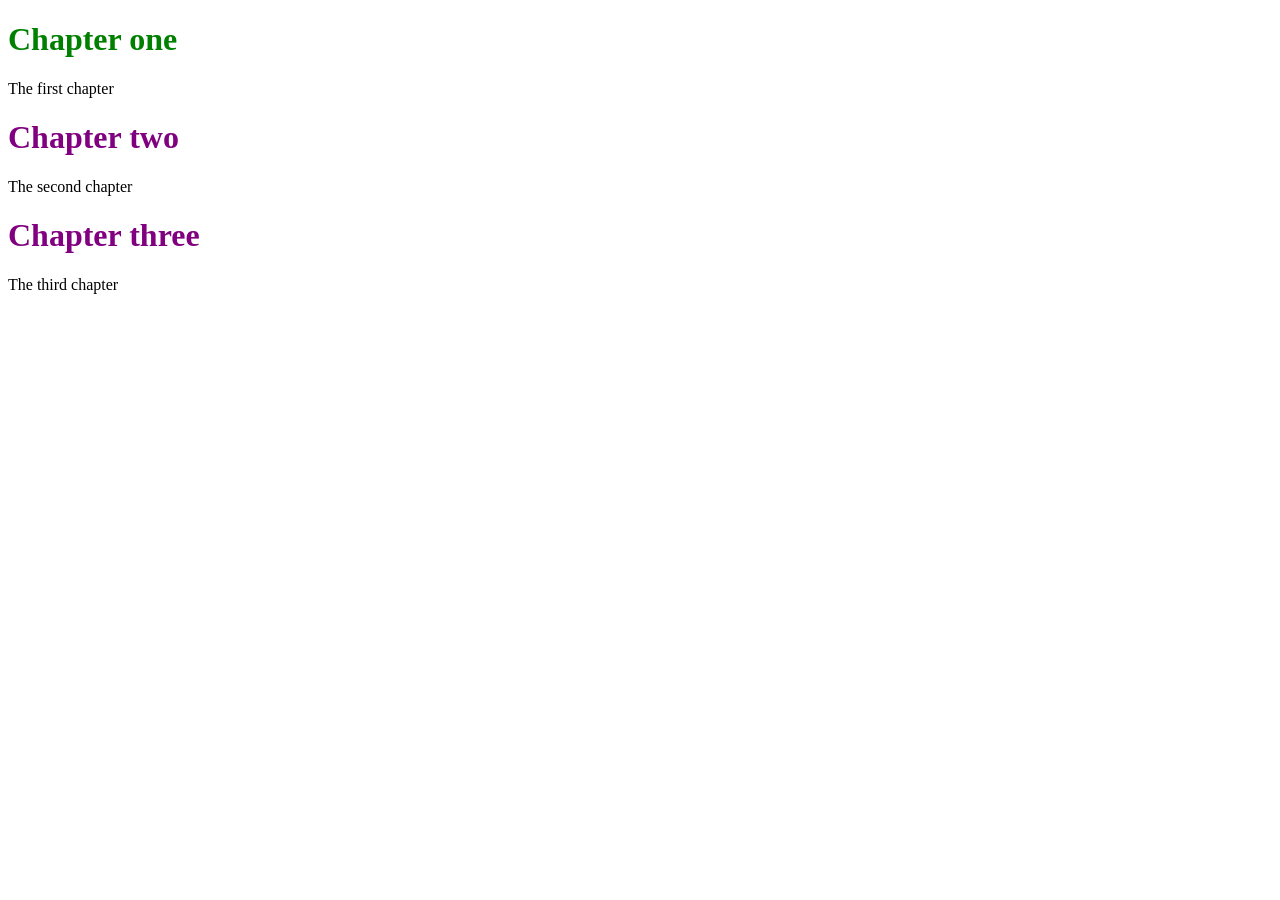
<file: Meta Backend Developer/Intro to Backend Development/Misc/index.html>
<!DOCTYPE html>
<html>
    <head>
        <title> A simple web application </title>
        <link rel="stylesheet" href="style.css" />
    </head>
    <body>
        <h1 id="header1">Chapter one</h1>
        <p>The first chapter</p>
        <h1>Chapter two</h1>
        <p>The second chapter</p>
        <h1>Chapter three</h1>
        <p>The third chapter</p>
        
    </body>
</html>
</file>
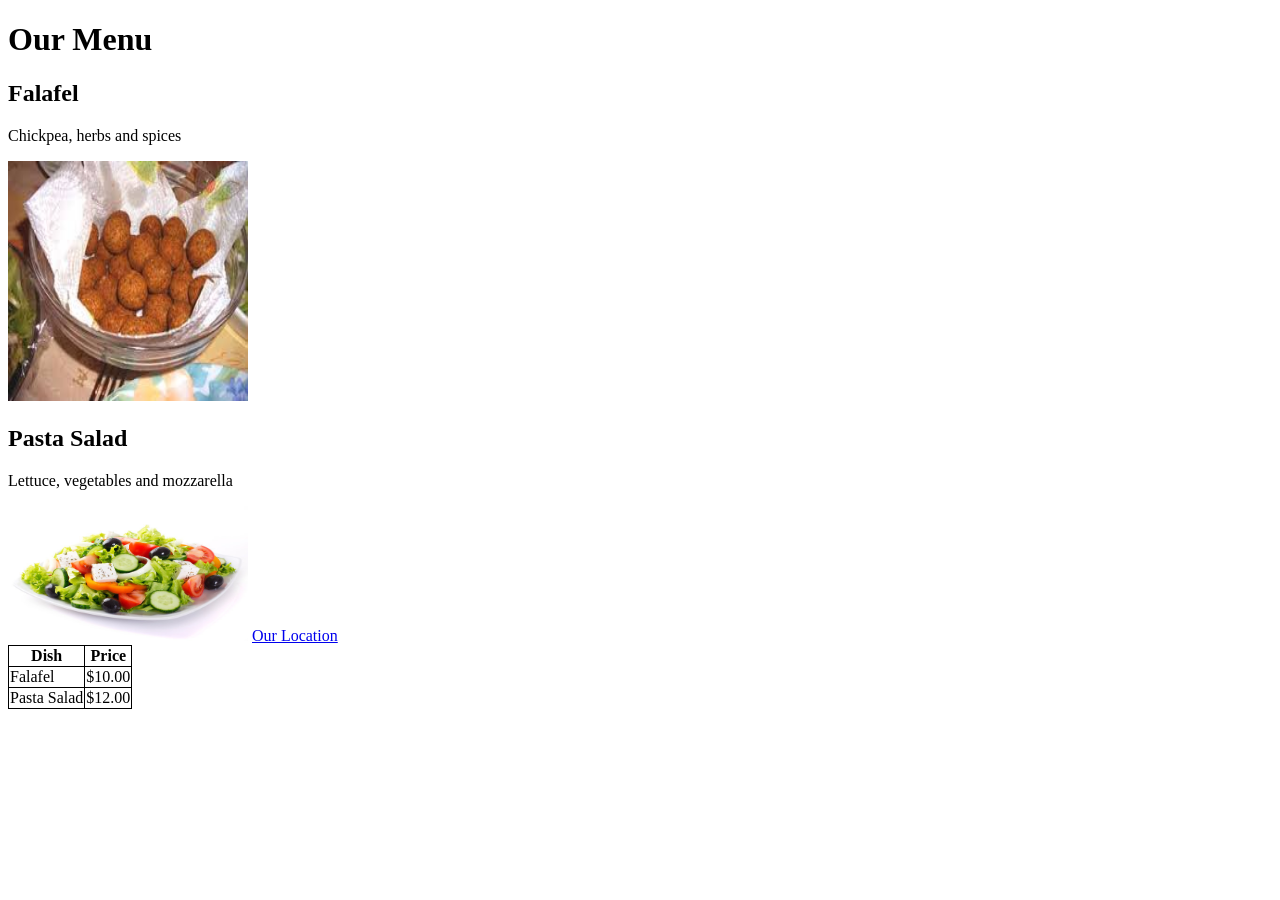
<file: Meta Backend Developer/Intro to Backend Development/Module 2/index.html>
<!DOCTYPE html>
<html>
    <head>
        <title>Little Lemo</title>
    </head>
    <body>
        <h1> Our Menu </h1>

        <h2> Falafel </h2>
        <p>Chickpea, herbs and spices</p>
        <img src="falafel.jpeg" width="240px" height="240px"/>
        
        <h2> Pasta Salad</h2>
        <p>Lettuce, vegetables and mozzarella</p>
        <img src="salad.jpg" width="240px" height="135px"/>

        <a href="location.html">Our Location</a>
        <style>
            table, th, td {
                border: 1px solid black;
                border-collapse: collapse;
            }
        </style>

        <table>
            <tr>
                <th>Dish</th>
                <th>Price</th>
                
            </tr>
            <tr>
                <td>Falafel</td>
                <td>$10.00</td>
            </tr>
            <tr>
                <td>Pasta Salad</td>
                <td>$12.00</td>
            </tr>
        </table>

    </body>
</html>
</file>
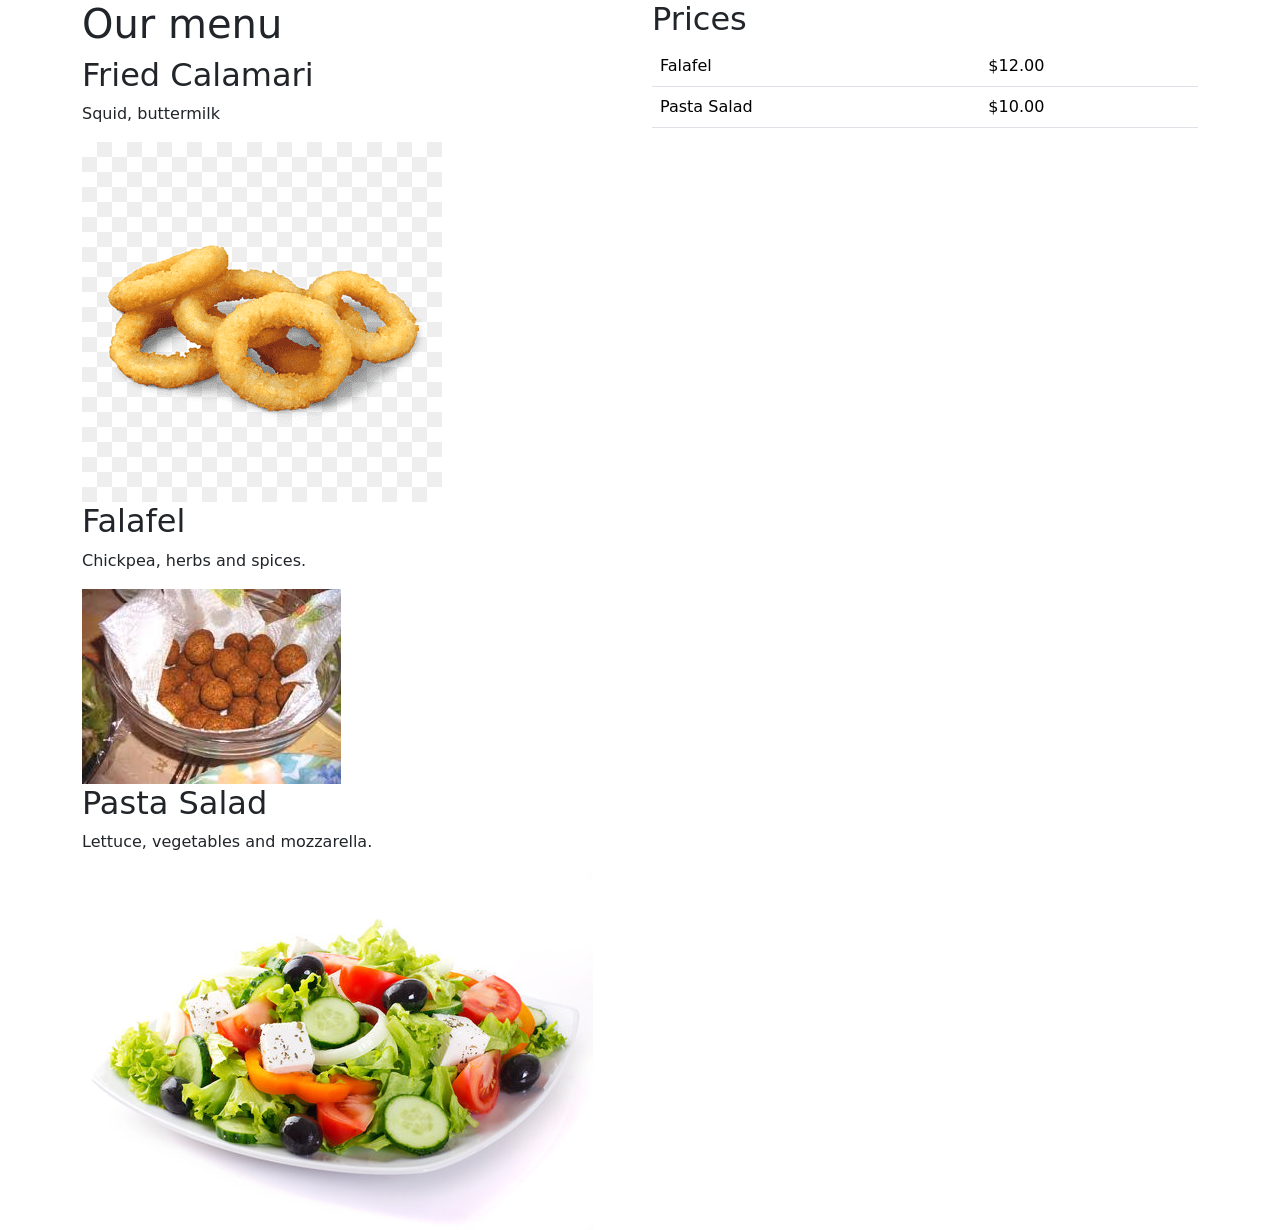
<file: Meta Backend Developer/Intro to Backend Development/Module 3/index.html>
<!DOCTYPE html>
<html>

<head>
    <title>Little Lemon</title>
    <link href="https://cdn.jsdelivr.net/npm/bootstrap@5.3.3/dist/css/bootstrap.min.css" rel="stylesheet"
        integrity="sha384-QWTKZyjpPEjISv5WaRU9OFeRpok6YctnYmDr5pNlyT2bRjXh0JMhjY6hW+ALEwIH" crossorigin="anonymous">
</head>

<body>
    <div class="container">
        <div class="row">
            <div class="col-12 col-lg-6">
                <h1>Our menu</h1>
                <h2>
                    Fried Calamari
                </h2>
                <p>Squid, buttermilk</p>
                <img src="calamari.png" class="img-fluid"/>
                <h2>Falafel</h2>
                <p>Chickpea, herbs and spices.</p>
                <img src="falafel.jpeg" alt="image of falafel" class="img-fluid" />
                <h2>Pasta Salad</h2>
                <p>Lettuce, vegetables and mozzarella.</p>
                <img class="img-fluid" src="salad.jpg" alt="image of salad" />
            </div>
            <div class="col-12 col-lg-6">
                <h2>Prices</h2>
                <table class="table">
                    <tr>
                        <td>Falafel</td>
                        <td>$12.00</td>
                    </tr>
                    <tr>
                        <td>Pasta Salad</td>
                        <td>$10.00</td>
                    </tr>
                </table>
            </div>
        </div>
    </div>
    <script src="https://cdn.jsdelivr.net/npm/bootstrap@5.3.3/dist/js/bootstrap.bundle.min.js"
        integrity="sha384-YvpcrYf0tY3lHB60NNkmXc5s9fDVZLESaAA55NDzOxhy9GkcIdslK1eN7N6jIeHz"
        crossorigin="anonymous"></script>
</body>

</html>
</file>
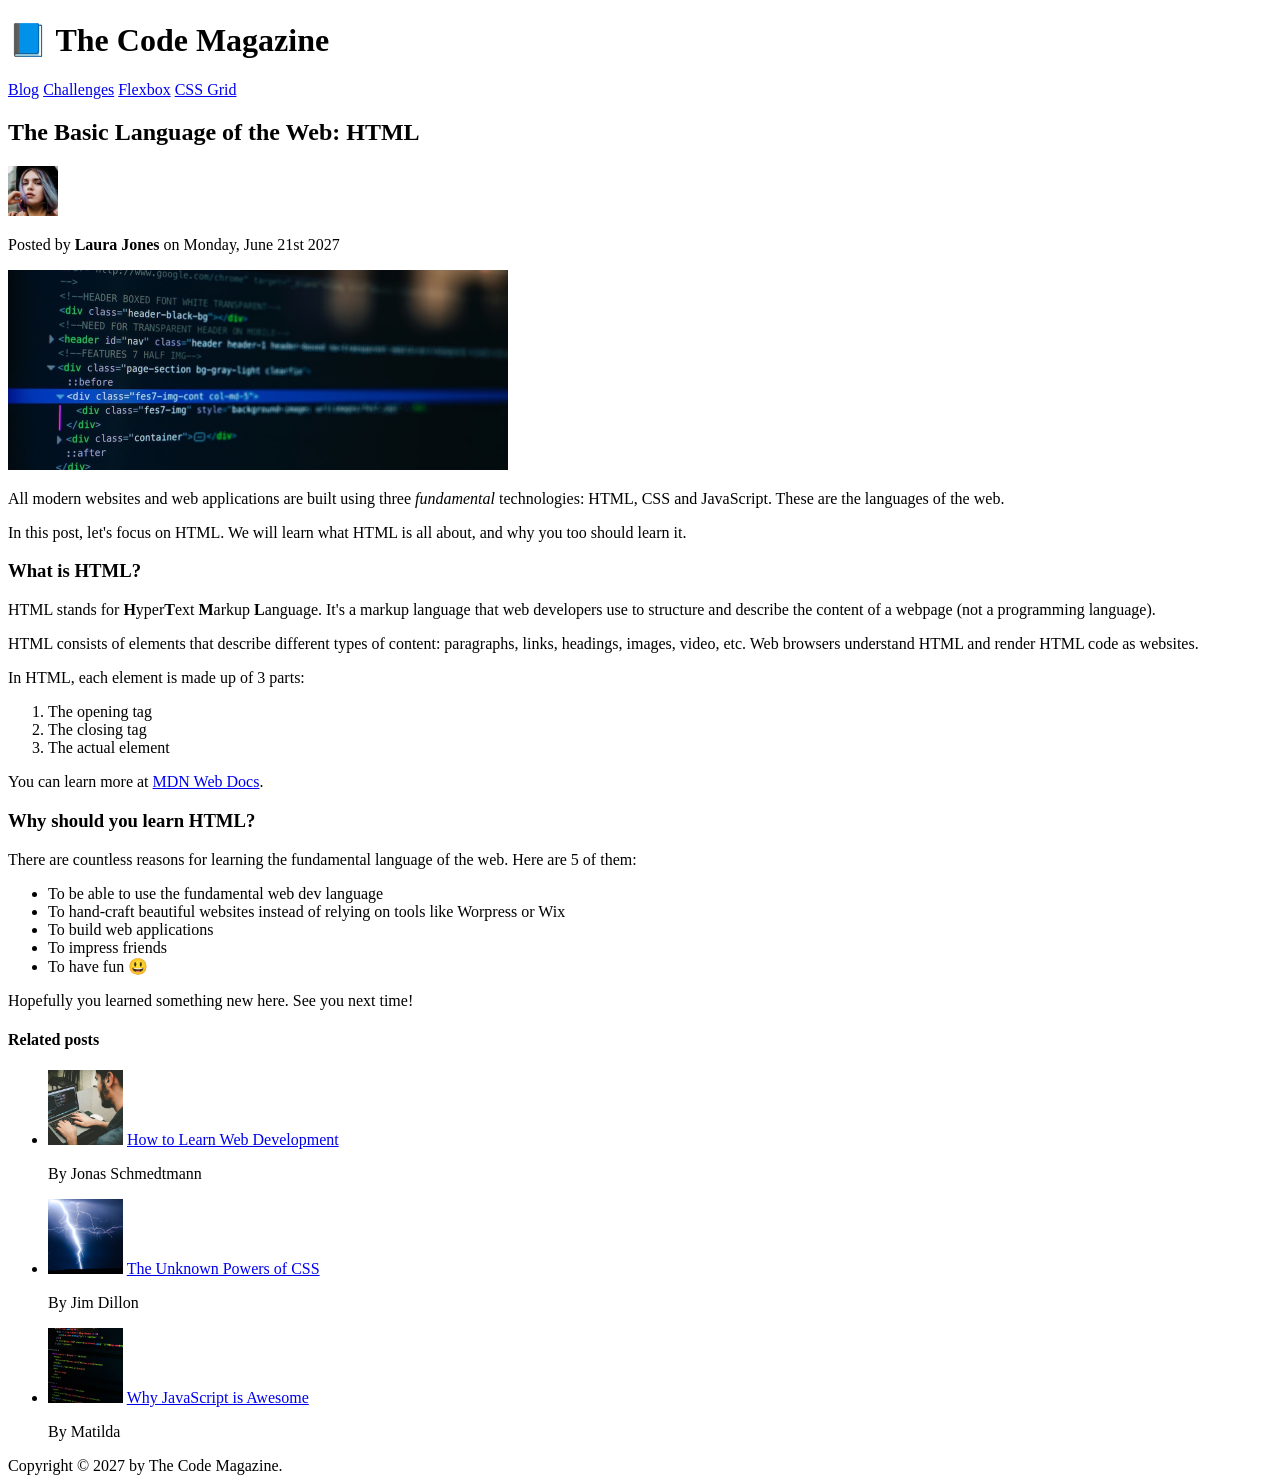
<file: Udemy/html-css-course-master/final/02-HTML-Fundamentals/index.html>
<!DOCTYPE html>
<html lang="en">
  <head>
    <meta charset="UTF-8" />
    <title>The Basic Language of the Web: HTML</title>
  </head>

  <body>
    <!--
    <h1>The Basic Language of the Web: HTML</h1>
    <h2>The Basic Language of the Web: HTML</h2>
    <h3>The Basic Language of the Web: HTML</h3>
    <h4>The Basic Language of the Web: HTML</h4>
    <h5>The Basic Language of the Web: HTML</h5>
    <h6>The Basic Language of the Web: HTML</h6>
    -->

    <header>
      <h1>📘 The Code Magazine</h1>

      <nav>
        <a href="blog.html">Blog</a>
        <a href="#">Challenges</a>
        <a href="#">Flexbox</a>
        <a href="#">CSS Grid</a>
      </nav>
    </header>

    <article>
      <header>
        <h2>The Basic Language of the Web: HTML</h2>

        <img
          src="img/laura-jones.jpg"
          alt="Headshot of Laura Jones"
          height="50"
          width="50"
        />

        <p>Posted by <strong>Laura Jones</strong> on Monday, June 21st 2027</p>

        <img
          src="img/post-img.jpg"
          alt="HTML code on a screen"
          width="500"
          height="200"
        />
      </header>

      <p>
        All modern websites and web applications are built using three
        <em>fundamental</em>
        technologies: HTML, CSS and JavaScript. These are the languages of the
        web.
      </p>

      <p>
        In this post, let's focus on HTML. We will learn what HTML is all about,
        and why you too should learn it.
      </p>

      <h3>What is HTML?</h3>
      <p>
        HTML stands for <strong>H</strong>yper<strong>T</strong>ext
        <strong>M</strong>arkup <strong>L</strong>anguage. It's a markup
        language that web developers use to structure and describe the content
        of a webpage (not a programming language).
      </p>
      <p>
        HTML consists of elements that describe different types of content:
        paragraphs, links, headings, images, video, etc. Web browsers understand
        HTML and render HTML code as websites.
      </p>
      <p>In HTML, each element is made up of 3 parts:</p>

      <ol>
        <li>The opening tag</li>
        <li>The closing tag</li>
        <li>The actual element</li>
      </ol>

      <p>
        You can learn more at
        <a
          href="https://developer.mozilla.org/en-US/docs/Web/HTML"
          target="_blank"
          >MDN Web Docs</a
        >.
      </p>

      <h3>Why should you learn HTML?</h3>

      <p>
        There are countless reasons for learning the fundamental language of the
        web. Here are 5 of them:
      </p>

      <ul>
        <li>To be able to use the fundamental web dev language</li>
        <li>
          To hand-craft beautiful websites instead of relying on tools like
          Worpress or Wix
        </li>
        <li>To build web applications</li>
        <li>To impress friends</li>
        <li>To have fun 😃</li>
      </ul>

      <p>Hopefully you learned something new here. See you next time!</p>
    </article>

    <aside>
      <h4>Related posts</h4>

      <ul>
        <li>
          <img
            src="img/related-1.jpg"
            alt="Person programming"
            width="75"
            width="75"
          />
          <a href="#">How to Learn Web Development</a>
          <p>By Jonas Schmedtmann</p>
        </li>
        <li>
          <img src="img/related-2.jpg" alt="Lightning" width="75" heigth="75" />
          <a href="#">The Unknown Powers of CSS</a>
          <p>By Jim Dillon</p>
        </li>
        <li>
          <img
            src="img/related-3.jpg"
            alt="JavaScript code on a screen"
            width="75"
            height="75"
          />
          <a href="#">Why JavaScript is Awesome</a>
          <p>By Matilda</p>
        </li>
      </ul>
    </aside>

    <footer>Copyright &copy; 2027 by The Code Magazine.</footer>
  </body>
</html>
</file>
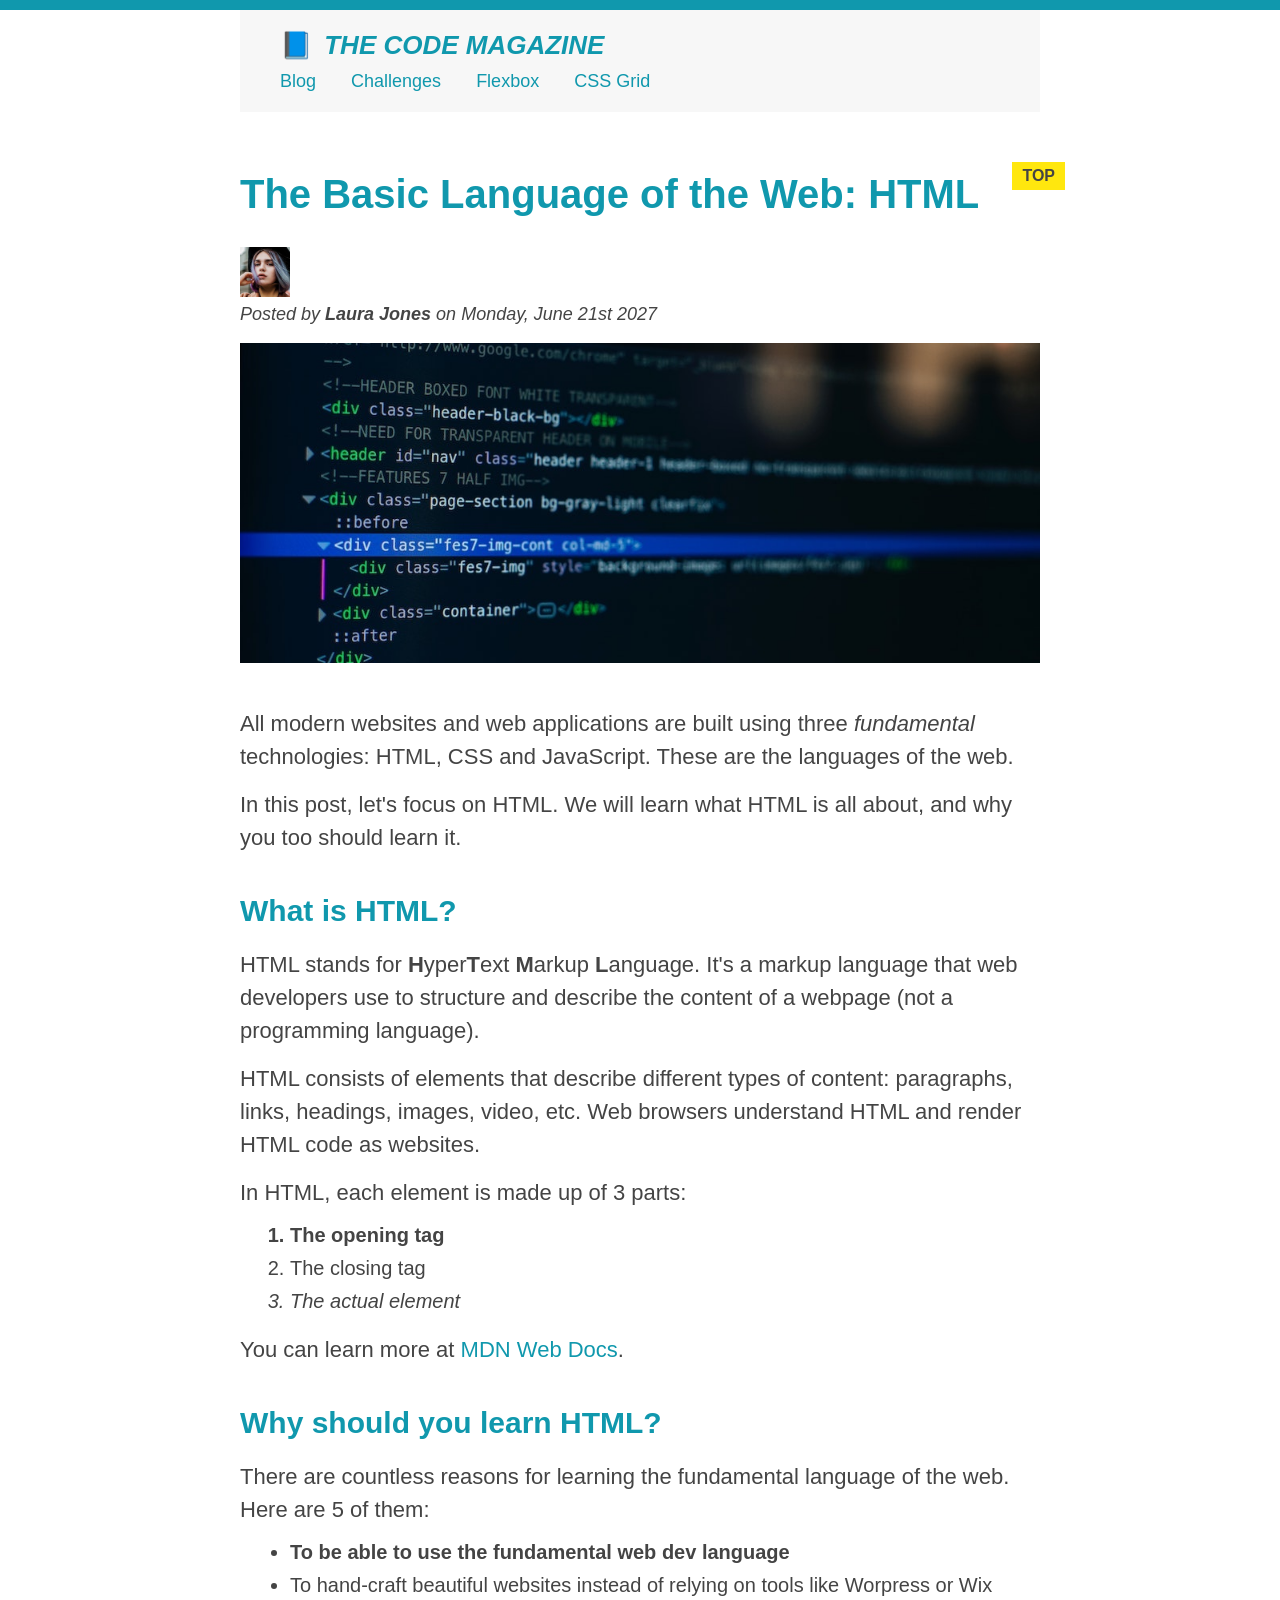
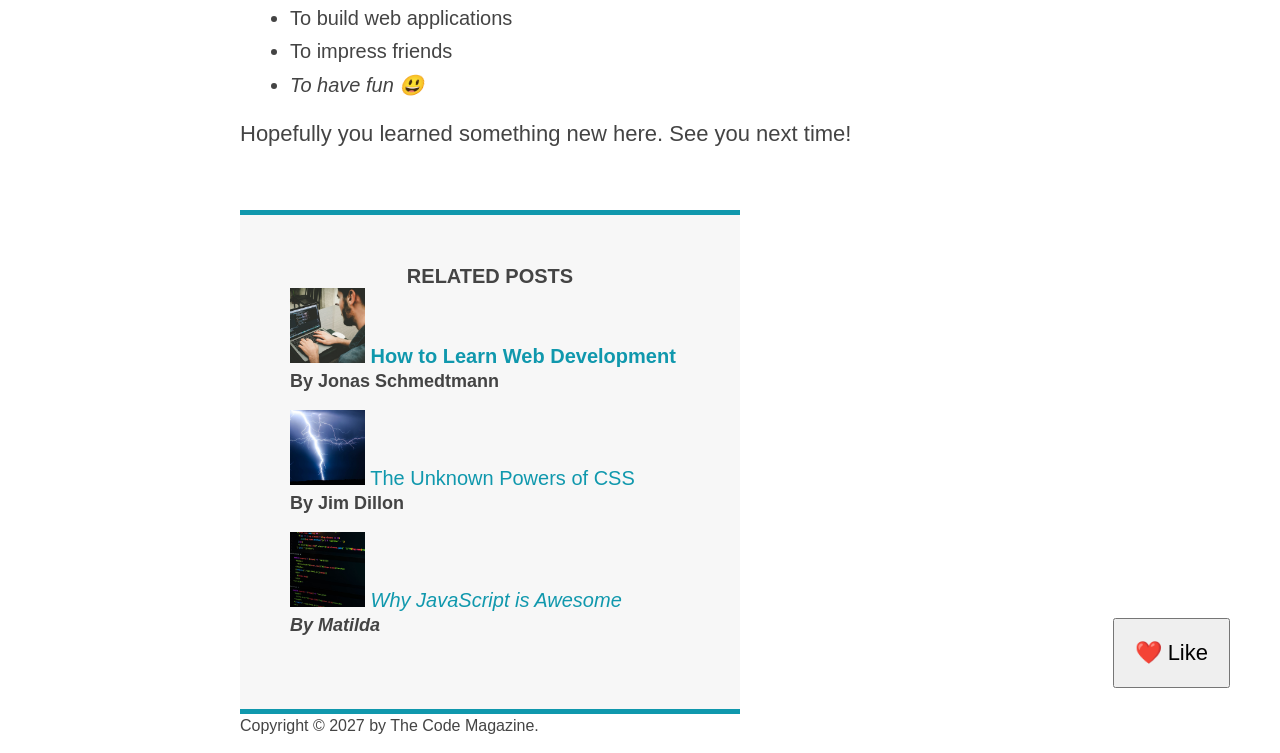
<file: Udemy/html-css-course-master/final/03-CSS-Fundamentals/index.html>
<!DOCTYPE html>
<html lang="en">
  <head>
    <meta charset="UTF-8" />
    <link href="style.css" rel="stylesheet" />

    <title>The Basic Language of the Web: HTML</title>
  </head>


  <body>
    

    <div class="container">
      <header class="main-header">
        <h1>📘 The Code Magazine</h1>

        <nav>
          <!-- <strong>This is the navigation</strong> -->
          <a href="blog.html">Blog</a>
          <a href="#">Challenges</a>
          <a href="#">Flexbox</a>
          <a href="#">CSS Grid</a>
        </nav>
      </header>

      <article>
        <header class="post-header">
          <h2>The Basic Language of the Web: HTML</h2>

          <img
            src="img/laura-jones.jpg"
            alt="Headshot of Laura Jones"
            height="50"
            width="50"
          />

          <p id="author">
            Posted by <strong>Laura Jones</strong> on Monday, June 21st 2027
          </p>

          <img
            src="img/post-img.jpg"
            alt="HTML code on a screen"
            width="500"
            height="200"
            class="post-img"
          />
          <button>❤️ Like</button>
        </header>

        <p>
          All modern websites and web applications are built using three
          <em>fundamental</em>
          technologies: HTML, CSS and JavaScript. These are the languages of the
          web.
        </p>

        <p>
          In this post, let's focus on HTML. We will learn what HTML is all
          about, and why you too should learn it.
        </p>

        <h3>What is HTML?</h3>
        <p>
          HTML stands for <strong>H</strong>yper<strong>T</strong>ext
          <strong>M</strong>arkup <strong>L</strong>anguage. It's a markup
          language that web developers use to structure and describe the content
          of a webpage (not a programming language).
        </p>
        <p>
          HTML consists of elements that describe different types of content:
          paragraphs, links, headings, images, video, etc. Web browsers
          understand HTML and render HTML code as websites.
        </p>
        <p>In HTML, each element is made up of 3 parts:</p>

        <ol>
          <li class="first-li">The opening tag</li>
          <li>The closing tag</li>
          <li>The actual element</li>
        </ol>

        <p>
          You can learn more at
          <a
            href="https://developer.mozilla.org/en-US/docs/Web/HTML"
            target="_blank"
            >MDN Web Docs</a
          >.
        </p>

        <h3>Why should you learn HTML?</h3>

        <p>
          There are countless reasons for learning the fundamental language of
          the web. Here are 5 of them:
        </p>

        <ul>
          <li class="first-li">
            To be able to use the fundamental web dev language
          </li>
          <li>
            To hand-craft beautiful websites instead of relying on tools like
            Worpress or Wix
          </li>
          <li>To build web applications</li>
          <li>To impress friends</li>
          <li>To have fun 😃</li>
        </ul>

        <p>Hopefully you learned something new here. See you next time!</p>
      </article>

      <aside>
        <h4>Related posts</h4>

        <ul class="related">
          <li>
            <img
              src="img/related-1.jpg"
              alt="Person programming"
              width="75"
              height="75"
            />
            <a href="#">How to Learn Web Development</a>
            <p class="related-author">By Jonas Schmedtmann</p>
          </li>
          <li>
            <img
              src="img/related-2.jpg"
              alt="Lightning"
              width="75"
              height="75"
            />
            <a href="#">The Unknown Powers of CSS</a>
            <p class="related-author">By Jim Dillon</p>
          </li>
          <li>
            <img
              src="img/related-3.jpg"
              alt="JavaScript code on a screen"
              width="75"
              height="75"
            />
            <a href="#">Why JavaScript is Awesome</a>
            <p class="related-author">By Matilda</p>
          </li>
        </ul>
      </aside>

      <footer>
        <p id="copyright" class="copyright text">
          Copyright &copy; 2027 by The Code Magazine.
        </p>
      </footer>
    </div>
  </body>
</html>
</file>
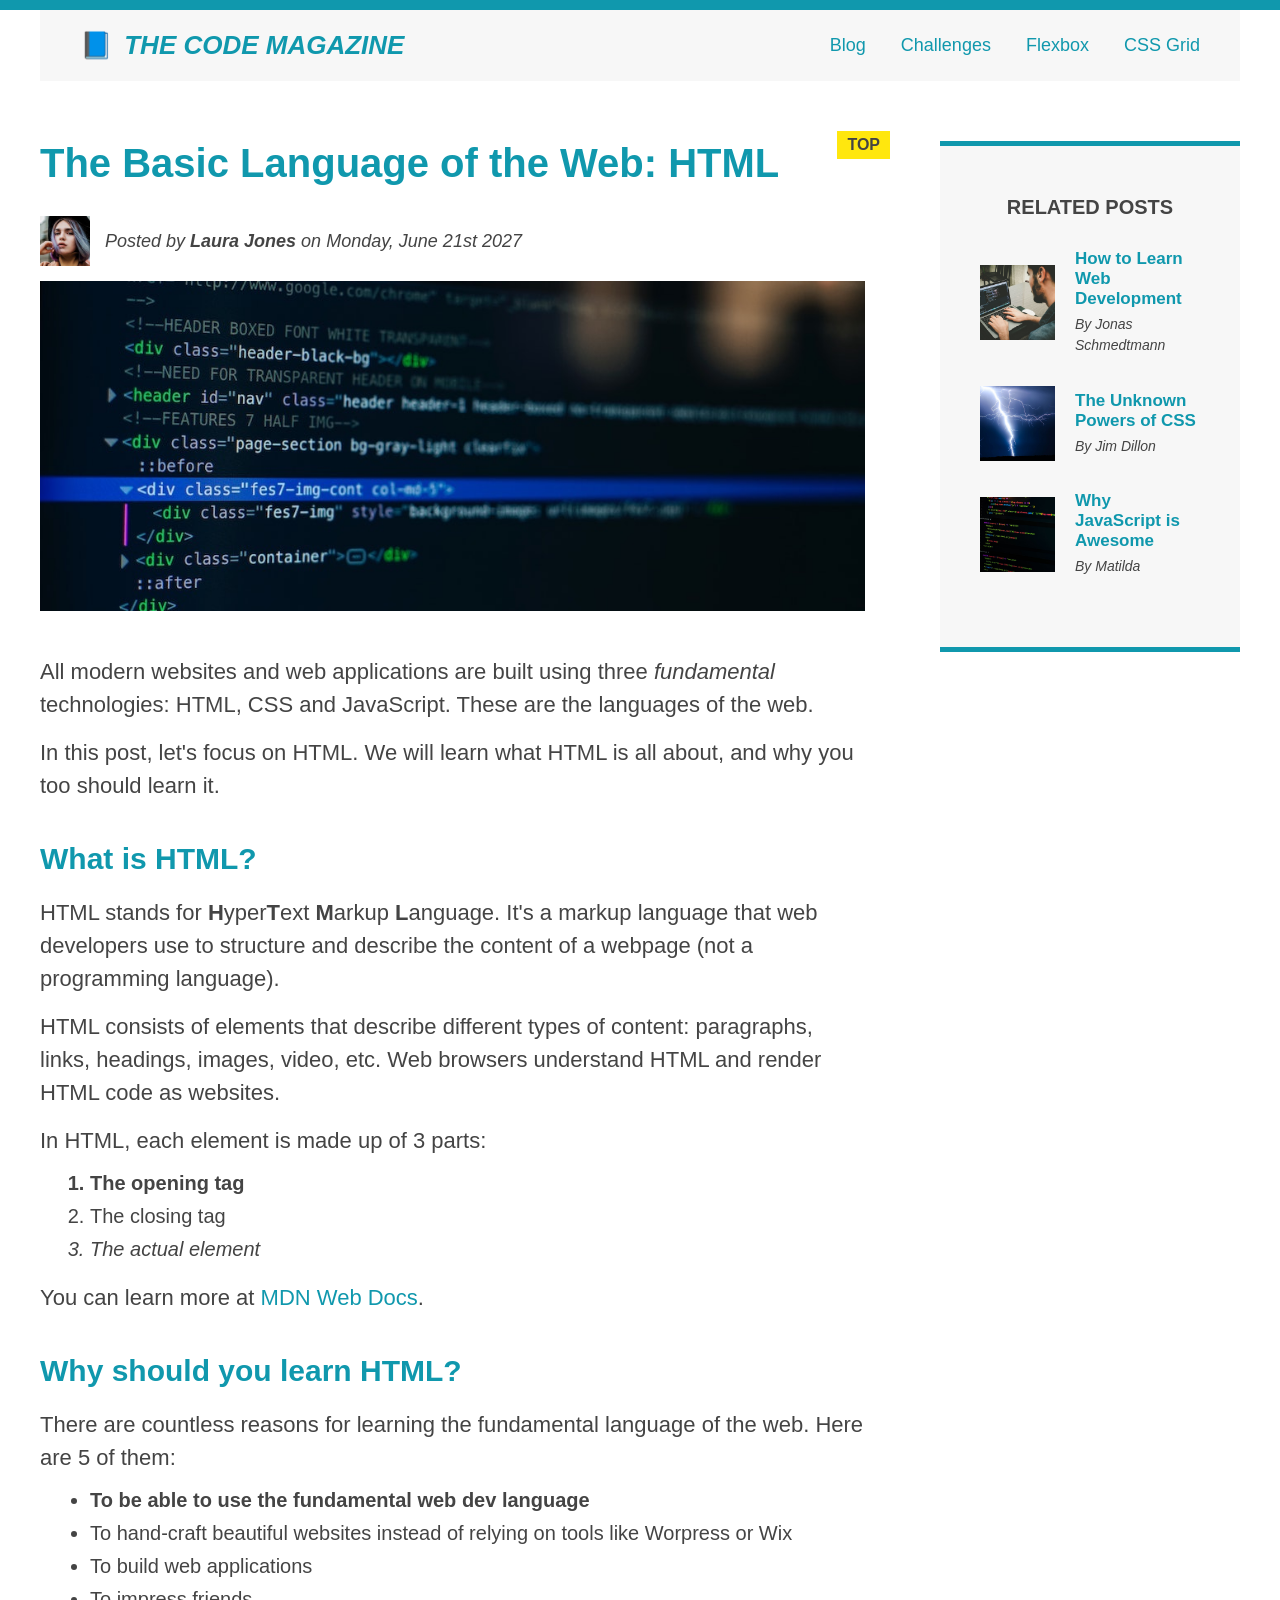
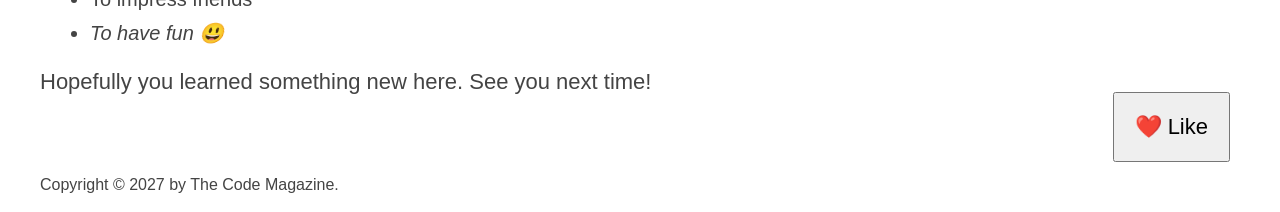
<file: Udemy/html-css-course-master/final/04-CSS-Layouts/index.html>
<!DOCTYPE html>
<html lang="en">
  <head>
    <meta charset="UTF-8" />
    <link href="style.css" rel="stylesheet" />

    <title>The Basic Language of the Web: HTML</title>
  </head>

  <body>
    <!--
    <h1>The Basic Language of the Web: HTML</h1>
    <h2>The Basic Language of the Web: HTML</h2>
    <h3>The Basic Language of the Web: HTML</h3>
    <h4>The Basic Language of the Web: HTML</h4>
    <h5>The Basic Language of the Web: HTML</h5>
    <h6>The Basic Language of the Web: HTML</h6>
    -->

    <div class="container">
      <header class="main-header clearfix">
        <h1>📘 The Code Magazine</h1>

        <nav>
          <!-- <strong>This is the navigation</strong> -->
          <a href="blog.html">Blog</a>
          <a href="#">Challenges</a>
          <a href="flexbox.html">Flexbox</a>
          <a href="css-grid.html">CSS Grid</a>
        </nav>

        <!-- <div class="clear"></div> -->
      </header>

      <!-- ONLY NECESSARY FOR FLEXBOX -->
      <!-- <div class="row"> -->
      <article>
        <header class="post-header">
          <h2>The Basic Language of the Web: HTML</h2>

          <div class="author-box">
            <img
              src="img/laura-jones.jpg"
              alt="Headshot of Laura Jones"
              height="50"
              width="50"
              class="author-img"
            />

            <p id="author" class="author">
              Posted by <strong>Laura Jones</strong> on Monday, June 21st 2027
            </p>
          </div>

          <img
            src="img/post-img.jpg"
            alt="HTML code on a screen"
            width="500"
            height="200"
            class="post-img"
          />
          <button>❤️ Like</button>
        </header>

        <p>
          All modern websites and web applications are built using three
          <em>fundamental</em>
          technologies: HTML, CSS and JavaScript. These are the languages of the
          web.
        </p>

        <p>
          In this post, let's focus on HTML. We will learn what HTML is all
          about, and why you too should learn it.
        </p>

        <h3>What is HTML?</h3>
        <p>
          HTML stands for <strong>H</strong>yper<strong>T</strong>ext
          <strong>M</strong>arkup <strong>L</strong>anguage. It's a markup
          language that web developers use to structure and describe the content
          of a webpage (not a programming language).
        </p>
        <p>
          HTML consists of elements that describe different types of content:
          paragraphs, links, headings, images, video, etc. Web browsers
          understand HTML and render HTML code as websites.
        </p>
        <p>In HTML, each element is made up of 3 parts:</p>

        <ol>
          <li class="first-li">The opening tag</li>
          <li>The closing tag</li>
          <li>The actual element</li>
        </ol>

        <p>
          You can learn more at
          <a
            href="https://developer.mozilla.org/en-US/docs/Web/HTML"
            target="_blank"
            >MDN Web Docs</a
          >.
        </p>

        <h3>Why should you learn HTML?</h3>

        <p>
          There are countless reasons for learning the fundamental language of
          the web. Here are 5 of them:
        </p>

        <ul>
          <li class="first-li">
            To be able to use the fundamental web dev language
          </li>
          <li>
            To hand-craft beautiful websites instead of relying on tools like
            Worpress or Wix
          </li>
          <li>To build web applications</li>
          <li>To impress friends</li>
          <li>To have fun 😃</li>
        </ul>

        <p>Hopefully you learned something new here. See you next time!</p>
      </article>

      <aside>
        <h4>Related posts</h4>

        <ul class="related">
          <li class="related-post">
            <img
              src="img/related-1.jpg"
              alt="Person programming"
              width="75"
              height="75"
            />
            <div>
              <a href="#" class="related-link">How to Learn Web Development</a>
              <p class="related-author">By Jonas Schmedtmann</p>
            </div>
          </li>
          <li class="related-post">
            <img
              src="img/related-2.jpg"
              alt="Lightning"
              width="75"
              height="75"
            />
            <div>
              <a href="#" class="related-link">The Unknown Powers of CSS</a>
              <p class="related-author">By Jim Dillon</p>
            </div>
          </li>
          <li class="related-post">
            <img
              src="img/related-3.jpg"
              alt="JavaScript code on a screen"
              width="75"
              height="75"
            />
            <div>
              <a href="#" class="related-link">Why JavaScript is Awesome</a>
              <p class="related-author">By Matilda</p>
            </div>
          </li>
        </ul>
      </aside>
      <!-- </div> -->

      <footer>
        <p id="copyright" class="copyright text">
          Copyright &copy; 2027 by The Code Magazine.
        </p>
      </footer>
    </div>
  </body>
</html>
</file>
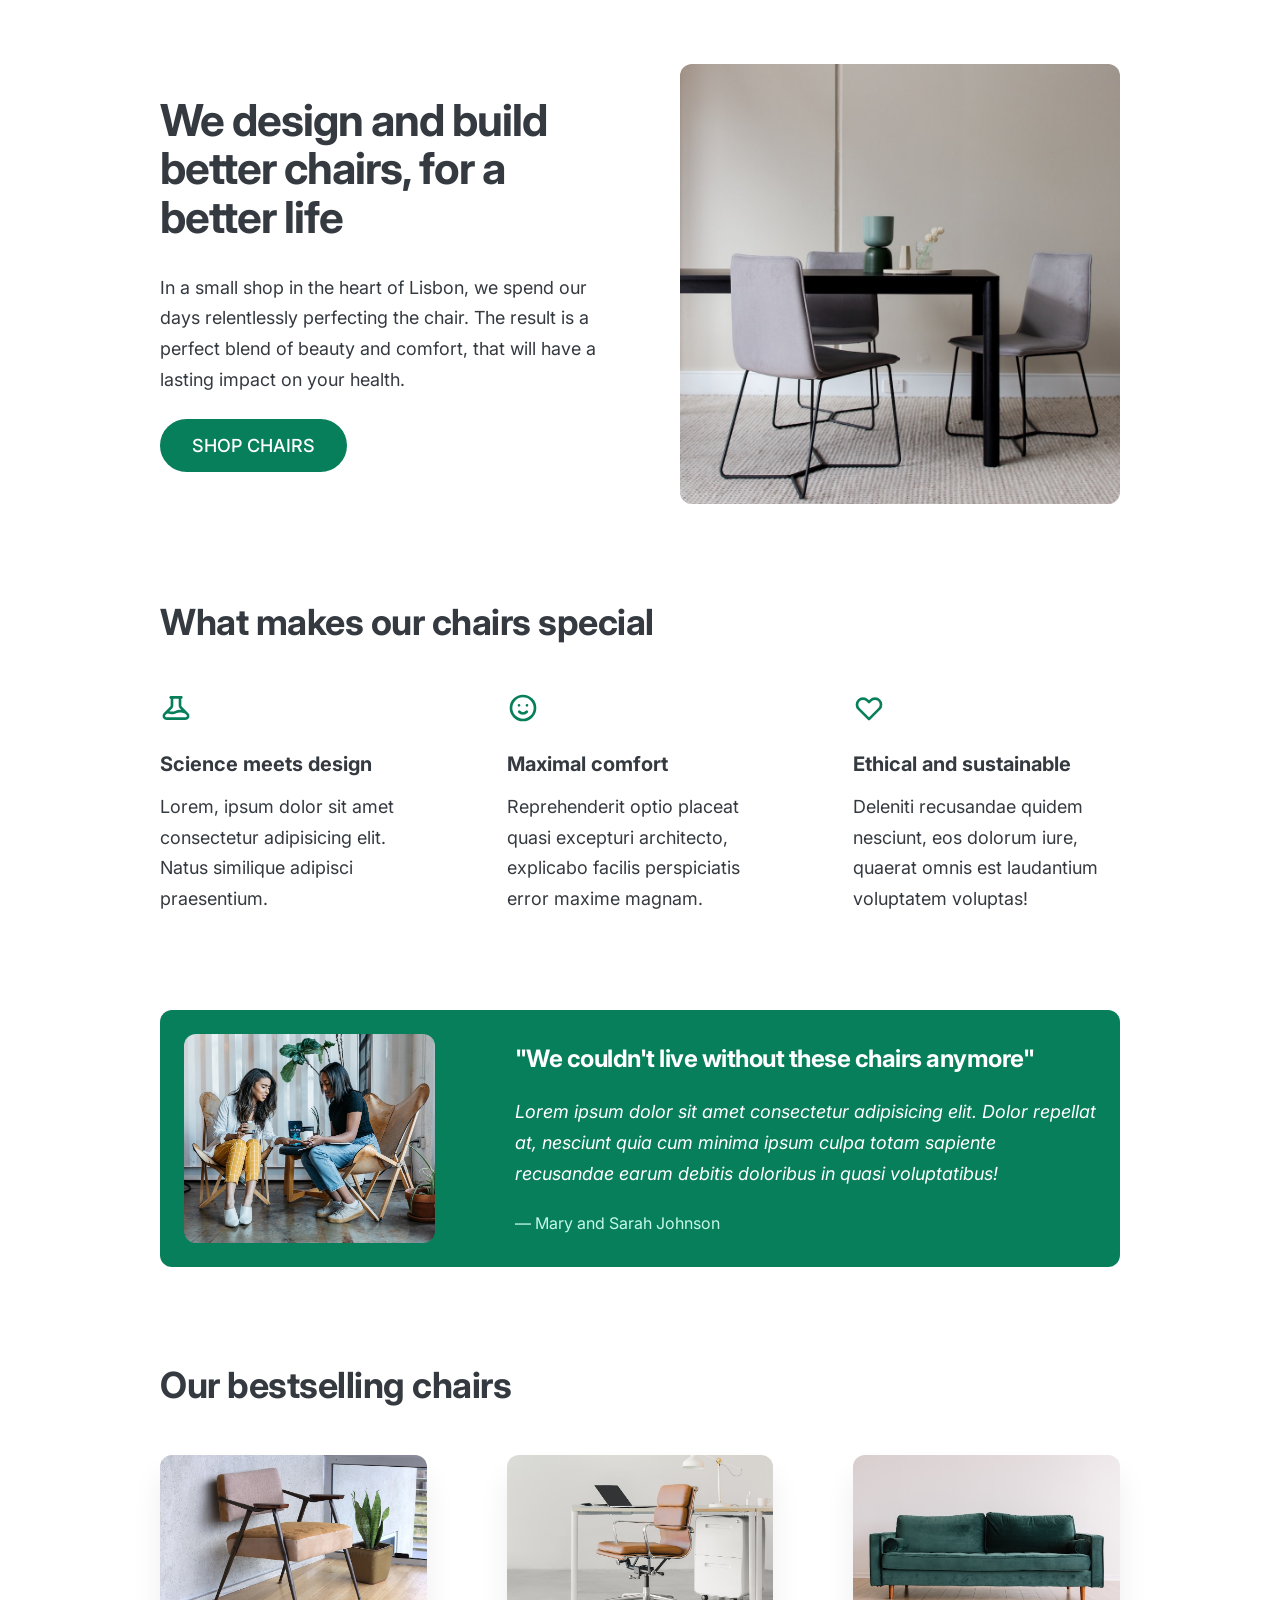
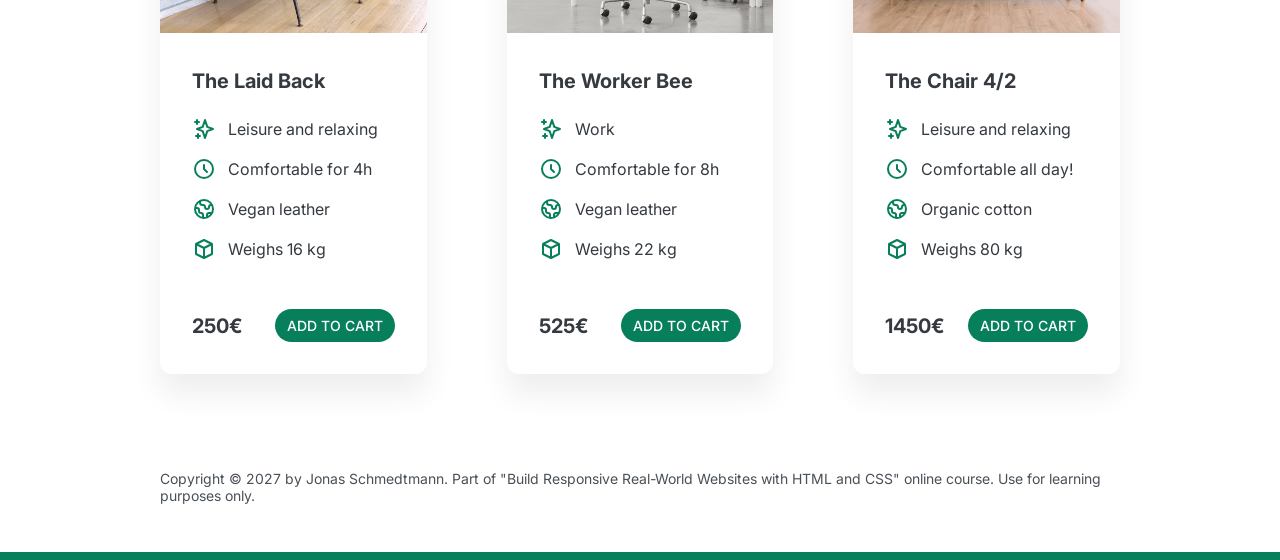
<file: Udemy/html-css-course-master/final/05-Design/index.html>
<!DOCTYPE html>
<html lang="en">
  <head>
    <meta charset="UTF-8" />
    <meta http-equiv="X-UA-Compatible" content="IE=edge" />
    <meta name="viewport" content="width=device-width, initial-scale=1.0" />

    <link rel="preconnect" href="https://fonts.gstatic.com" />
    <link
      href="https://fonts.googleapis.com/css2?family=Inter:wght@400;500;700&display=swap"
      rel="stylesheet"
    />

    <link rel="stylesheet" href="style.css" />
    <title>Lisbon Chair Shop</title>
  </head>
  <body>
    <div class="container">
      <header>
        <div class="header-text-box">
          <h1>We design and build better chairs, for a better life</h1>
          <p class="header-text">
            In a small shop in the heart of Lisbon, we spend our days
            relentlessly perfecting the chair. The result is a perfect blend of
            beauty and comfort, that will have a lasting impact on your health.
          </p>
          <a class="btn btn--big" href="#">Shop chairs</a>
        </div>
        <img src="hero.jpg" alt="Photo" />
      </header>

      <section>
        <h2>What makes our chairs special</h2>
        <div class="grid-3-cols">
          <div>
            <svg
              xmlns="http://www.w3.org/2000/svg"
              class="features-icon"
              fill="none"
              viewBox="0 0 24 24"
              stroke="currentColor"
            >
              <path
                stroke-linecap="round"
                stroke-linejoin="round"
                stroke-width="2"
                d="M19.428 15.428a2 2 0 00-1.022-.547l-2.387-.477a6 6 0 00-3.86.517l-.318.158a6 6 0 01-3.86.517L6.05 15.21a2 2 0 00-1.806.547M8 4h8l-1 1v5.172a2 2 0 00.586 1.414l5 5c1.26 1.26.367 3.414-1.415 3.414H4.828c-1.782 0-2.674-2.154-1.414-3.414l5-5A2 2 0 009 10.172V5L8 4z"
              />
            </svg>
            <p class="features-title"><strong>Science meets design</strong></p>
            <p class="features-text">
              Lorem, ipsum dolor sit amet consectetur adipisicing elit. Natus
              similique adipisci praesentium.
            </p>
          </div>

          <div>
            <svg
              xmlns="http://www.w3.org/2000/svg"
              class="features-icon"
              fill="none"
              viewBox="0 0 24 24"
              stroke="currentColor"
            >
              <path
                stroke-linecap="round"
                stroke-linejoin="round"
                stroke-width="2"
                d="M14.828 14.828a4 4 0 01-5.656 0M9 10h.01M15 10h.01M21 12a9 9 0 11-18 0 9 9 0 0118 0z"
              />
            </svg>
            <p class="features-title">
              <strong>Maximal comfort</strong>
            </p>
            <p class="features-text">
              Reprehenderit optio placeat quasi excepturi architecto, explicabo
              facilis perspiciatis error maxime magnam.
            </p>
          </div>

          <div>
            <svg
              xmlns="http://www.w3.org/2000/svg"
              class="features-icon"
              fill="none"
              viewBox="0 0 24 24"
              stroke="currentColor"
            >
              <path
                stroke-linecap="round"
                stroke-linejoin="round"
                stroke-width="2"
                d="M4.318 6.318a4.5 4.5 0 000 6.364L12 20.364l7.682-7.682a4.5 4.5 0 00-6.364-6.364L12 7.636l-1.318-1.318a4.5 4.5 0 00-6.364 0z"
              />
            </svg>
            <p class="features-title">
              <strong>Ethical and sustainable</strong>
            </p>
            <p class="features-text">
              Deleniti recusandae quidem nesciunt, eos dolorum iure, quaerat
              omnis est laudantium voluptatem voluptas!
            </p>
          </div>
        </div>
      </section>

      <section class="testimonial-section">
        <div class="grid-3-cols">
          <img src="customers.jpg" alt="People sitting on chairs" />
          <div class="testimonial-box">
            <h2>"We couldn't live without these chairs anymore"</h2>
            <blockquote class="testimonial-text">
              Lorem ipsum dolor sit amet consectetur adipisicing elit. Dolor
              repellat at, nesciunt quia cum minima ipsum culpa totam sapiente
              recusandae earum debitis doloribus in quasi voluptatibus!
            </blockquote>
            <p class="testimonial-author">&mdash; Mary and Sarah Johnson</p>
          </div>
        </div>
      </section>

      <section>
        <h2>Our bestselling chairs</h2>
        <div class="grid-3-cols">
          <figure class="chair">
            <img src="chair-1.jpg" alt="Chair" />
            <div class="chair-box">
              <h3>The Laid Back</h3>
              <ul class="chair-details">
                <li>
                  <svg
                    xmlns="http://www.w3.org/2000/svg"
                    class="chair-icon"
                    fill="none"
                    viewBox="0 0 24 24"
                    stroke="currentColor"
                  >
                    <path
                      stroke-linecap="round"
                      stroke-linejoin="round"
                      stroke-width="2"
                      d="M5 3v4M3 5h4M6 17v4m-2-2h4m5-16l2.286 6.857L21 12l-5.714 2.143L13 21l-2.286-6.857L5 12l5.714-2.143L13 3z"
                    />
                  </svg>
                  <!-- Span is a generic INLINE text element, it doesn't have any meaning. It's like a div element, but inline -->
                  <span>Leisure and relaxing</span>
                </li>
                <li>
                  <svg
                    xmlns="http://www.w3.org/2000/svg"
                    class="chair-icon"
                    fill="none"
                    viewBox="0 0 24 24"
                    stroke="currentColor"
                  >
                    <path
                      stroke-linecap="round"
                      stroke-linejoin="round"
                      stroke-width="2"
                      d="M12 8v4l3 3m6-3a9 9 0 11-18 0 9 9 0 0118 0z"
                    />
                  </svg>
                  <span>Comfortable for 4h</span>
                </li>
                <li>
                  <svg
                    xmlns="http://www.w3.org/2000/svg"
                    class="chair-icon"
                    fill="none"
                    viewBox="0 0 24 24"
                    stroke="currentColor"
                  >
                    <path
                      stroke-linecap="round"
                      stroke-linejoin="round"
                      stroke-width="2"
                      d="M3.055 11H5a2 2 0 012 2v1a2 2 0 002 2 2 2 0 012 2v2.945M8 3.935V5.5A2.5 2.5 0 0010.5 8h.5a2 2 0 012 2 2 2 0 104 0 2 2 0 012-2h1.064M15 20.488V18a2 2 0 012-2h3.064M21 12a9 9 0 11-18 0 9 9 0 0118 0z"
                    />
                  </svg>
                  <span>Vegan leather</span>
                </li>
                <li>
                  <svg
                    xmlns="http://www.w3.org/2000/svg"
                    class="chair-icon"
                    fill="none"
                    viewBox="0 0 24 24"
                    stroke="currentColor"
                  >
                    <path
                      stroke-linecap="round"
                      stroke-linejoin="round"
                      stroke-width="2"
                      d="M20 7l-8-4-8 4m16 0l-8 4m8-4v10l-8 4m0-10L4 7m8 4v10M4 7v10l8 4"
                    />
                  </svg>
                  <span>Weighs 16 kg</span>
                </li>
              </ul>
              <div class="chair-price">
                <strong>250€</strong>
                <a href="#" class="btn btn--small">Add to cart</a>
              </div>
            </div>
          </figure>

          <figure class="chair">
            <img src="chair-2.jpg" alt="Chair" />
            <div class="chair-box">
              <h3>The Worker Bee</h3>
              <ul class="chair-details">
                <li>
                  <svg
                    xmlns="http://www.w3.org/2000/svg"
                    class="chair-icon"
                    fill="none"
                    viewBox="0 0 24 24"
                    stroke="currentColor"
                  >
                    <path
                      stroke-linecap="round"
                      stroke-linejoin="round"
                      stroke-width="2"
                      d="M5 3v4M3 5h4M6 17v4m-2-2h4m5-16l2.286 6.857L21 12l-5.714 2.143L13 21l-2.286-6.857L5 12l5.714-2.143L13 3z"
                    />
                  </svg>
                  <span>Work</span>
                </li>
                <li>
                  <svg
                    xmlns="http://www.w3.org/2000/svg"
                    class="chair-icon"
                    fill="none"
                    viewBox="0 0 24 24"
                    stroke="currentColor"
                  >
                    <path
                      stroke-linecap="round"
                      stroke-linejoin="round"
                      stroke-width="2"
                      d="M12 8v4l3 3m6-3a9 9 0 11-18 0 9 9 0 0118 0z"
                    />
                  </svg>
                  <span>Comfortable for 8h</span>
                </li>
                <li>
                  <svg
                    xmlns="http://www.w3.org/2000/svg"
                    class="chair-icon"
                    fill="none"
                    viewBox="0 0 24 24"
                    stroke="currentColor"
                  >
                    <path
                      stroke-linecap="round"
                      stroke-linejoin="round"
                      stroke-width="2"
                      d="M3.055 11H5a2 2 0 012 2v1a2 2 0 002 2 2 2 0 012 2v2.945M8 3.935V5.5A2.5 2.5 0 0010.5 8h.5a2 2 0 012 2 2 2 0 104 0 2 2 0 012-2h1.064M15 20.488V18a2 2 0 012-2h3.064M21 12a9 9 0 11-18 0 9 9 0 0118 0z"
                    />
                  </svg>
                  <span>Vegan leather</span>
                </li>
                <li>
                  <svg
                    xmlns="http://www.w3.org/2000/svg"
                    class="chair-icon"
                    fill="none"
                    viewBox="0 0 24 24"
                    stroke="currentColor"
                  >
                    <path
                      stroke-linecap="round"
                      stroke-linejoin="round"
                      stroke-width="2"
                      d="M20 7l-8-4-8 4m16 0l-8 4m8-4v10l-8 4m0-10L4 7m8 4v10M4 7v10l8 4"
                    />
                  </svg>
                  <span>Weighs 22 kg</span>
                </li>
              </ul>
              <div class="chair-price">
                <strong>525€</strong>
                <a href="#" class="btn btn--small">Add to cart</a>
              </div>
            </div>
          </figure>

          <figure class="chair">
            <img src="chair-3.jpg" alt="Chair" />
            <div class="chair-box">
              <h3>The Chair 4/2</h3>
              <ul class="chair-details">
                <li>
                  <svg
                    xmlns="http://www.w3.org/2000/svg"
                    class="chair-icon"
                    fill="none"
                    viewBox="0 0 24 24"
                    stroke="currentColor"
                  >
                    <path
                      stroke-linecap="round"
                      stroke-linejoin="round"
                      stroke-width="2"
                      d="M5 3v4M3 5h4M6 17v4m-2-2h4m5-16l2.286 6.857L21 12l-5.714 2.143L13 21l-2.286-6.857L5 12l5.714-2.143L13 3z"
                    />
                  </svg>
                  <span>Leisure and relaxing</span>
                </li>
                <li>
                  <svg
                    xmlns="http://www.w3.org/2000/svg"
                    class="chair-icon"
                    fill="none"
                    viewBox="0 0 24 24"
                    stroke="currentColor"
                  >
                    <path
                      stroke-linecap="round"
                      stroke-linejoin="round"
                      stroke-width="2"
                      d="M12 8v4l3 3m6-3a9 9 0 11-18 0 9 9 0 0118 0z"
                    />
                  </svg>
                  <span>Comfortable all day!</span>
                </li>
                <li>
                  <svg
                    xmlns="http://www.w3.org/2000/svg"
                    class="chair-icon"
                    fill="none"
                    viewBox="0 0 24 24"
                    stroke="currentColor"
                  >
                    <path
                      stroke-linecap="round"
                      stroke-linejoin="round"
                      stroke-width="2"
                      d="M3.055 11H5a2 2 0 012 2v1a2 2 0 002 2 2 2 0 012 2v2.945M8 3.935V5.5A2.5 2.5 0 0010.5 8h.5a2 2 0 012 2 2 2 0 104 0 2 2 0 012-2h1.064M15 20.488V18a2 2 0 012-2h3.064M21 12a9 9 0 11-18 0 9 9 0 0118 0z"
                    />
                  </svg>
                  <span>Organic cotton</span>
                </li>
                <li>
                  <svg
                    xmlns="http://www.w3.org/2000/svg"
                    class="chair-icon"
                    fill="none"
                    viewBox="0 0 24 24"
                    stroke="currentColor"
                  >
                    <path
                      stroke-linecap="round"
                      stroke-linejoin="round"
                      stroke-width="2"
                      d="M20 7l-8-4-8 4m16 0l-8 4m8-4v10l-8 4m0-10L4 7m8 4v10M4 7v10l8 4"
                    />
                  </svg>
                  <span>Weighs 80 kg</span>
                </li>
              </ul>
              <div class="chair-price">
                <strong>1450€</strong>
                <a href="#" class="btn btn--small">Add to cart</a>
              </div>
            </div>
          </figure>
        </div>
      </section>

      <footer>
        Copyright &copy; 2027 by Jonas Schmedtmann. Part of "Build Responsive
        Real-World Websites with HTML and CSS" online course. Use for learning
        purposes only.
      </footer>
    </div>
  </body>
</html>
</file>
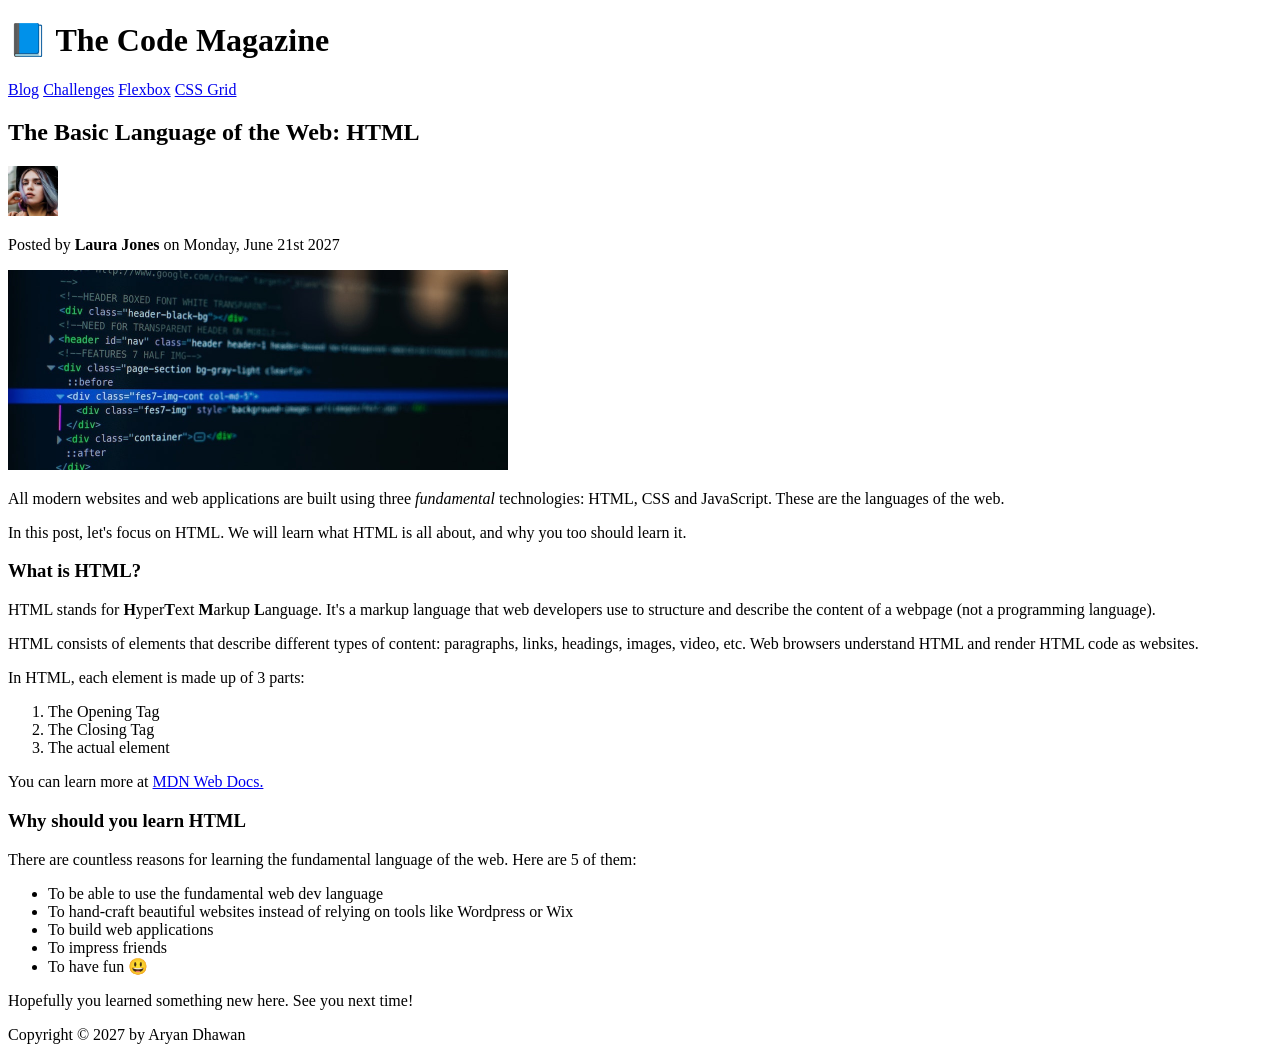
<file: Udemy/html-css-course-master/starter/02-HTML-Fundamentals/index.html>
<!DOCTYPE html>
<html lang="en">
    <head>
        <meta charset="UTF-8">
        <meta name="viewport" content="width=device-width, initial-scale=1.0">
        <title>The Basic Language of the Web: HTML</title>
    </head>
    <body>
        <!-- The Header Tag does not have any significance, but is just a container -->
        <header>
            <!-- HTML has only a maximum of 6 header tags. <p> </p> is for paragraphs -->
            <h1>📘 The Code Magazine</h1>

            <nav>
                <a href="blog.html">Blog</a>
                <a href="#">Challenges</a>
                <a href="#">Flexbox</a>
                <a href="#">CSS Grid</a>
            </nav>
        </header>
        
        <article>
            <!-- Basic Header Tag and Information -->        
            <h1>The Basic Language of the Web: HTML</h1>

            <!-- Discussed Later On -->
            <img src="laura-jones.jpg" alt="Headshot of Laura Jones" width="50" height="50" />

            <p>
                Posted by <strong>Laura Jones</strong> on Monday, June 21st 2027
            </p>

            <!-- The image element needs an address and can have no content -->

            <img src="post-img.jpg" alt="HTML Code on a Screen" width="500" height="200"/>


            <!-- Basic Header Tag and Information -->
            
            <p>
                All modern websites and web applications are built using three <em>fundamental</em> technologies: HTML, CSS and JavaScript. These are the languages of the web.
            </p>

            <p>
                In this post, let's focus on HTML. We will learn what HTML is all about, and why you too should learn it.
            </p>

            <h3>What is HTML?</h3>
            <p>
                HTML stands for <strong>H</strong>yper<strong>T</strong>ext <strong>M</strong>arkup <strong>L</strong>anguage. It's a markup language that web developers use to structure and describe the content of a webpage (not a programming language).
            </p>
            <p>
                HTML consists of elements that describe different types of content: paragraphs, links, headings, images, video, etc. Web browsers understand HTML and render HTML code as websites.
            </p>


            <p>
                In HTML, each element is made up of 3 parts:
            </p>

            <!-- Ordered Lists  -->
            <ol>
                <!-- Abbreviated for List Items -->
                <li>
                    The Opening Tag
                </li>
                <li>
                    The Closing Tag
                </li>
                <li>
                    The actual element 
                </li>
            </ol>

            <p>
                You can learn more at
                <!-- This is a link, the content is text displayed -->
                <a href="https://developer.mozilla.org/en-US/" target="_blank"> MDN Web Docs.</a>

            </p>

            
            <h3> Why should you learn HTML </h3>

            <!-- Transition -->

            <p>
                There are countless reasons for learning the fundamental language of the web. Here are 5 of them:
            </p>

            
            <!-- Unordered Lists -->
            <ul>
                <li>To be able to use the fundamental web dev language</li>
                <li>To hand-craft beautiful websites instead of relying on tools like Wordpress or Wix </li>
                <li>To build web applications</li>
                <li>To impress friends</li>
                <li>To have fun 😃</li>
                
            </ul>

            <p>Hopefully you learned something new here. See you next time!</p>
        </article>

        <footer>
            Copyright &copy; 2027 by Aryan Dhawan
        </footer>
    </body>

</html>
</file>
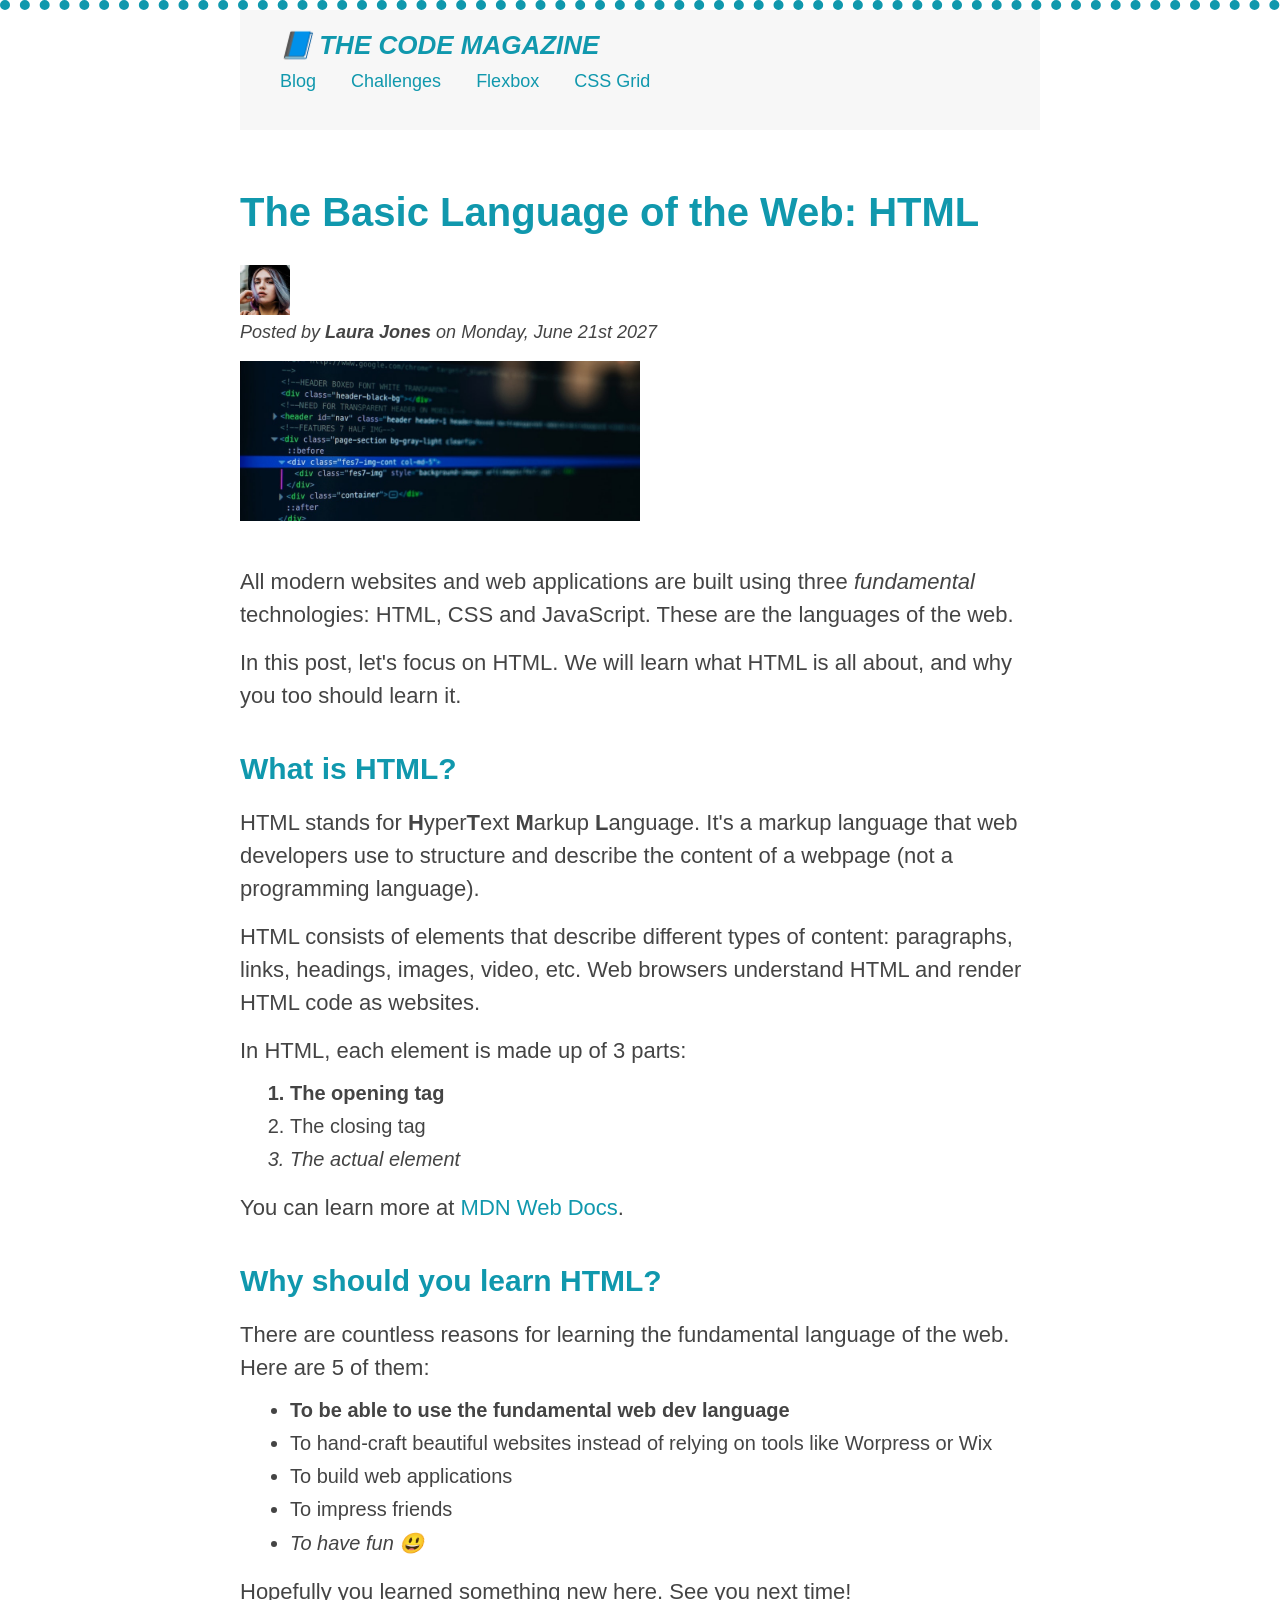
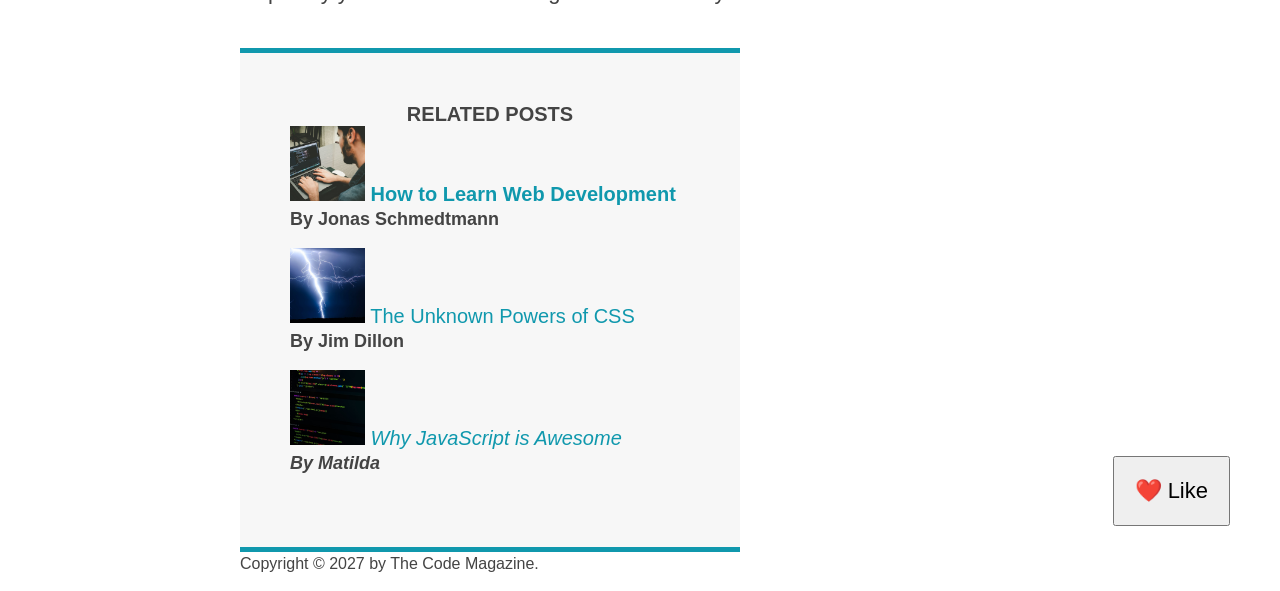
<file: Udemy/html-css-course-master/starter/03-CSS-Fundamentals/index.html>
<!DOCTYPE html>
<html lang="en">
  <head>
    <meta charset="UTF-8" />
    <link href="style.css" rel="stylesheet"></head>
    <title>The Basic Language of the Web: HTML</title>
  </head>

  <body>
    <!--
    <h1>The Basic Language of the Web: HTML</h1>
    <h2>The Basic Language of the Web: HTML</h2>
    <h3>The Basic Language of the Web: HTML</h3>
    <h4>The Basic Language of the Web: HTML</h4>
    <h5>The Basic Language of the Web: HTML</h5>
    <h6>The Basic Language of the Web: HTML</h6>
    -->

    <div class="container">
      <header class = "main-header">
        <h1 >📘 The Code Magazine</h1>

        <nav>
          <!-- <strong> This is the navigation </strong> -->
          <a href="blog.html">Blog</a>
          <a href="#">Challenges</a>
          <a href="#">Flexbox</a>
          <a href="#">CSS Grid</a>
        </nav>
      </header>

      <article>
        <header class = "post-header">
          <h2>The Basic Language of the Web: HTML</h2>

          <img
            src="img/laura-jones.jpg"
            alt="Headshot of Laura Jones"
            height="50"
            width="50"
          />

          <p id="author">Posted by <strong>Laura Jones</strong> on Monday, June 21st 2027</p>

          <img
            src="img/post-img.jpg"
            alt="HTML code on a screen"
            width="500"
            height="200"
            class="post-img"
          />
          <button>❤️ Like</button>
        </header>

        <p>
          All modern websites and web applications are built using three
          <em>fundamental</em>
          technologies: HTML, CSS and JavaScript. These are the languages of the
          web.
        </p>

        <p>
          In this post, let's focus on HTML. We will learn what HTML is all about,
          and why you too should learn it.
        </p>

        <h3>What is HTML?</h3>
        <p>
          HTML stands for <strong>H</strong>yper<strong>T</strong>ext
          <strong>M</strong>arkup <strong>L</strong>anguage. It's a markup
          language that web developers use to structure and describe the content
          of a webpage (not a programming language).
        </p>
        <p>
          HTML consists of elements that describe different types of content:
          paragraphs, links, headings, images, video, etc. Web browsers understand
          HTML and render HTML code as websites.
        </p>
        <p>In HTML, each element is made up of 3 parts:</p>

        <ol>
          <li>The opening tag</li>
          <li>The closing tag</li>
          <li>The actual element</li>
        </ol>

        <p>
          You can learn more at
          <a
            href="https://developer.mozilla.org/en-US/docs/Web/HTML"
            target="_blank"
            >MDN Web Docs</a
          >.
        </p>

        <h3>Why should you learn HTML?</h3>

        <p>
          There are countless reasons for learning the fundamental language of the
          web. Here are 5 of them:
        </p>

        <ul>
          <li>To be able to use the fundamental web dev language</li>
          <li>
            To hand-craft beautiful websites instead of relying on tools like
            Worpress or Wix
          </li>
          <li>To build web applications</li>
          <li>To impress friends</li>
          <li>To have fun 😃</li>
        </ul>

        <p>Hopefully you learned something new here. See you next time!</p>
      </article>

      <aside>
        <h4>Related posts</h4>

        <ul class="related">
          <li>
            <img
              src="img/related-1.jpg"
              alt="Person programming"
              width="75"
              width="75"
            />
            <a href="#">How to Learn Web Development</a>
            <p class="related-author">By Jonas Schmedtmann</p>
          </li>
          <li> 
            <img src="img/related-2.jpg" alt="Lightning" width="75" heigth="75" />
            <a href="#">The Unknown Powers of CSS</a>
            <p class="related-author">By Jim Dillon</p>
          </li>
          <li>
            <img
              src="img/related-3.jpg"
              alt="JavaScript code on a screen"
              width="75"
              height="75"
            />
            <a href="#">Why JavaScript is Awesome</a>
            <p class="related-author">By Matilda</p>
          </li>
        </ul>
      </aside>

      <footer >
        <p id="copyright">
          Copyright &copy; 2027 by The Code Magazine.
        </p>
      </footer>
    </div>

    

  </body>
</html>
</file>
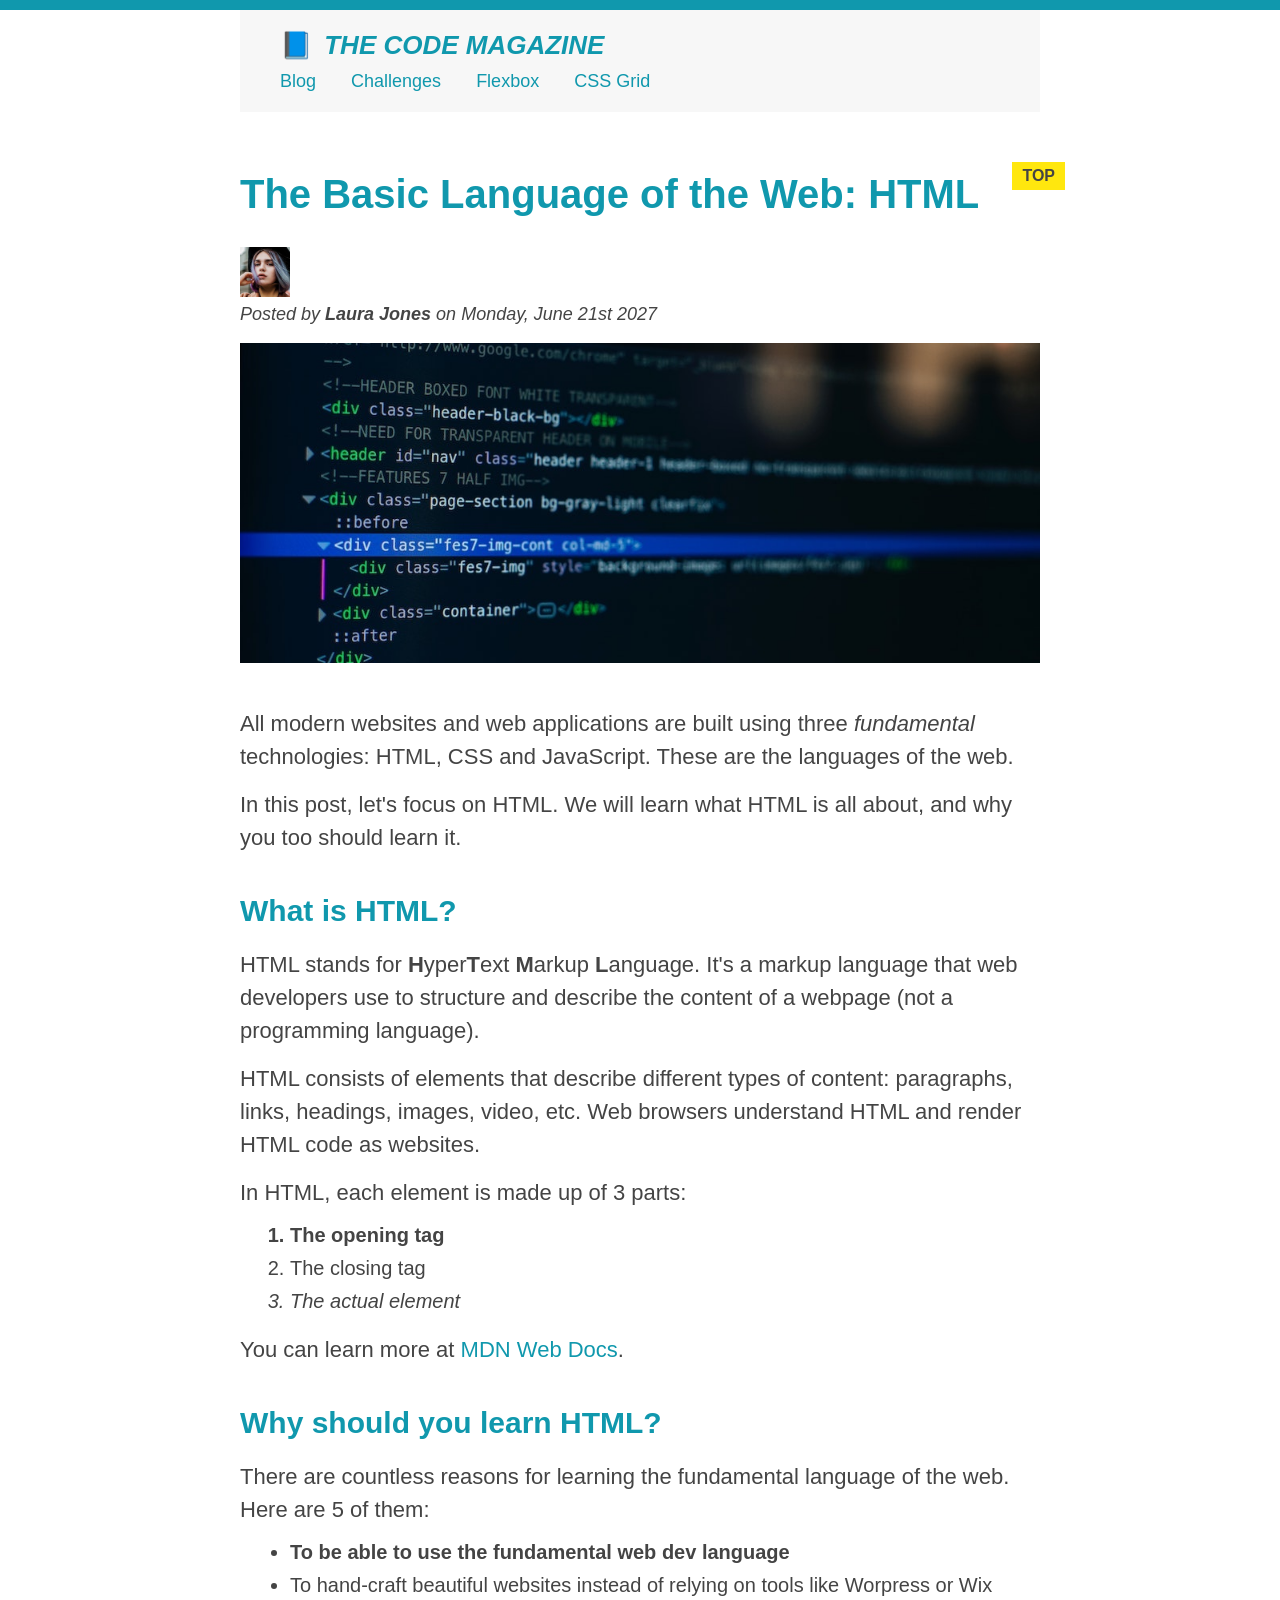
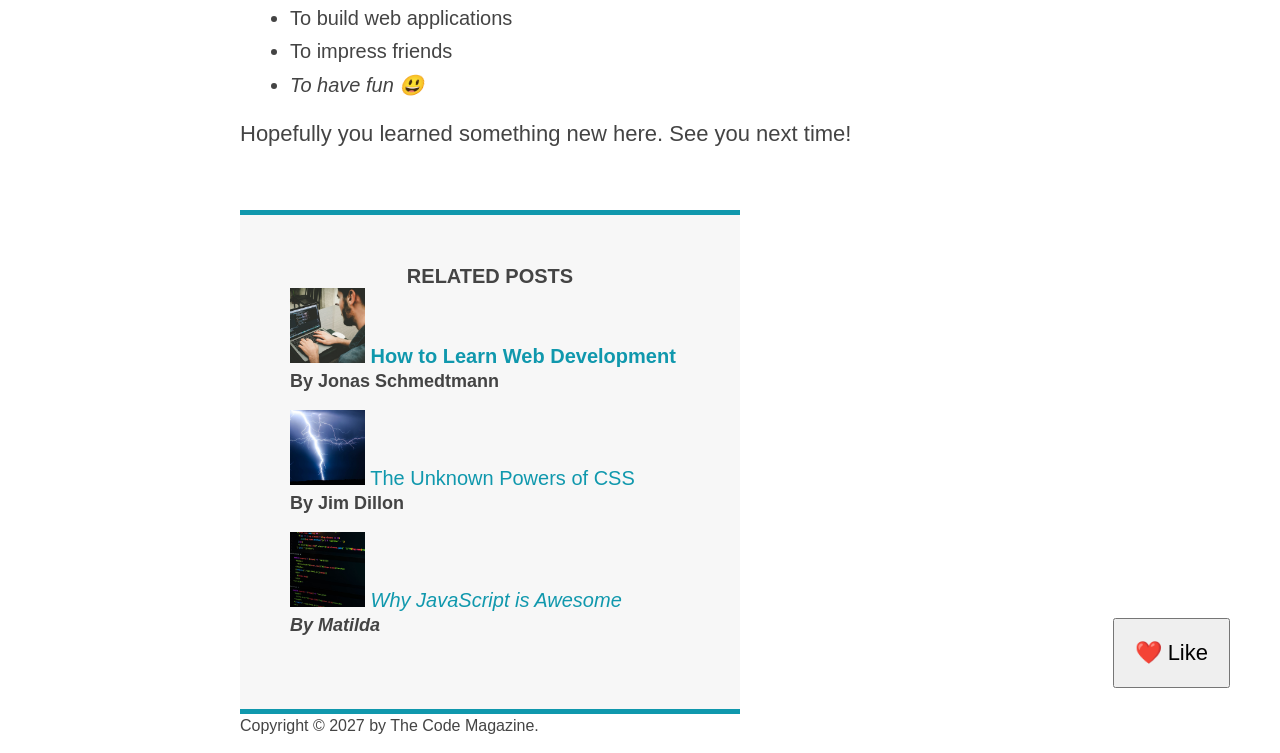
<file: Udemy/html-css-course-master/starter/04-CSS-Layouts/index.html>
<!DOCTYPE html>
<html lang="en">
  <head>
    <meta charset="UTF-8" />
    <link href="style.css" rel="stylesheet" />

    <title>The Basic Language of the Web: HTML</title>
  </head>

  <body>
    <!--
    <h1>The Basic Language of the Web: HTML</h1>
    <h2>The Basic Language of the Web: HTML</h2>
    <h3>The Basic Language of the Web: HTML</h3>
    <h4>The Basic Language of the Web: HTML</h4>
    <h5>The Basic Language of the Web: HTML</h5>
    <h6>The Basic Language of the Web: HTML</h6>
    -->

    <div class="container">
      <header class="main-header">
        <h1>📘 The Code Magazine</h1>

        <nav>
          <!-- <strong>This is the navigation</strong> -->
          <a href="blog.html">Blog</a>
          <a href="#">Challenges</a>
          <a href="#">Flexbox</a>
          <a href="#">CSS Grid</a>
        </nav>
      </header>

      <article>
        <header class="post-header">
          <h2>The Basic Language of the Web: HTML</h2>

          <img
            src="img/laura-jones.jpg"
            alt="Headshot of Laura Jones"
            height="50"
            width="50"
          />

          <p id="author">
            Posted by <strong>Laura Jones</strong> on Monday, June 21st 2027
          </p>

          <img
            src="img/post-img.jpg"
            alt="HTML code on a screen"
            width="500"
            height="200"
            class="post-img"
          />
          <button>❤️ Like</button>
        </header>

        <p>
          All modern websites and web applications are built using three
          <em>fundamental</em>
          technologies: HTML, CSS and JavaScript. These are the languages of the
          web.
        </p>

        <p>
          In this post, let's focus on HTML. We will learn what HTML is all
          about, and why you too should learn it.
        </p>

        <h3>What is HTML?</h3>
        <p>
          HTML stands for <strong>H</strong>yper<strong>T</strong>ext
          <strong>M</strong>arkup <strong>L</strong>anguage. It's a markup
          language that web developers use to structure and describe the content
          of a webpage (not a programming language).
        </p>
        <p>
          HTML consists of elements that describe different types of content:
          paragraphs, links, headings, images, video, etc. Web browsers
          understand HTML and render HTML code as websites.
        </p>
        <p>In HTML, each element is made up of 3 parts:</p>

        <ol>
          <li class="first-li">The opening tag</li>
          <li>The closing tag</li>
          <li>The actual element</li>
        </ol>

        <p>
          You can learn more at
          <a
            href="https://developer.mozilla.org/en-US/docs/Web/HTML"
            target="_blank"
            >MDN Web Docs</a
          >.
        </p>

        <h3>Why should you learn HTML?</h3>

        <p>
          There are countless reasons for learning the fundamental language of
          the web. Here are 5 of them:
        </p>

        <ul>
          <li class="first-li">
            To be able to use the fundamental web dev language
          </li>
          <li>
            To hand-craft beautiful websites instead of relying on tools like
            Worpress or Wix
          </li>
          <li>To build web applications</li>
          <li>To impress friends</li>
          <li>To have fun 😃</li>
        </ul>

        <p>Hopefully you learned something new here. See you next time!</p>
      </article>

      <aside>
        <h4>Related posts</h4>

        <ul class="related">
          <li>
            <img
              src="img/related-1.jpg"
              alt="Person programming"
              width="75"
              height="75"
            />
            <a href="#">How to Learn Web Development</a>
            <p class="related-author">By Jonas Schmedtmann</p>
          </li>
          <li>
            <img
              src="img/related-2.jpg"
              alt="Lightning"
              width="75"
              height="75"
            />
            <a href="#">The Unknown Powers of CSS</a>
            <p class="related-author">By Jim Dillon</p>
          </li>
          <li>
            <img
              src="img/related-3.jpg"
              alt="JavaScript code on a screen"
              width="75"
              height="75"
            />
            <a href="#">Why JavaScript is Awesome</a>
            <p class="related-author">By Matilda</p>
          </li>
        </ul>
      </aside>

      <footer>
        <p id="copyright" class="copyright text">
          Copyright &copy; 2027 by The Code Magazine.
        </p>
      </footer>
    </div>
  </body>
</html>
</file>
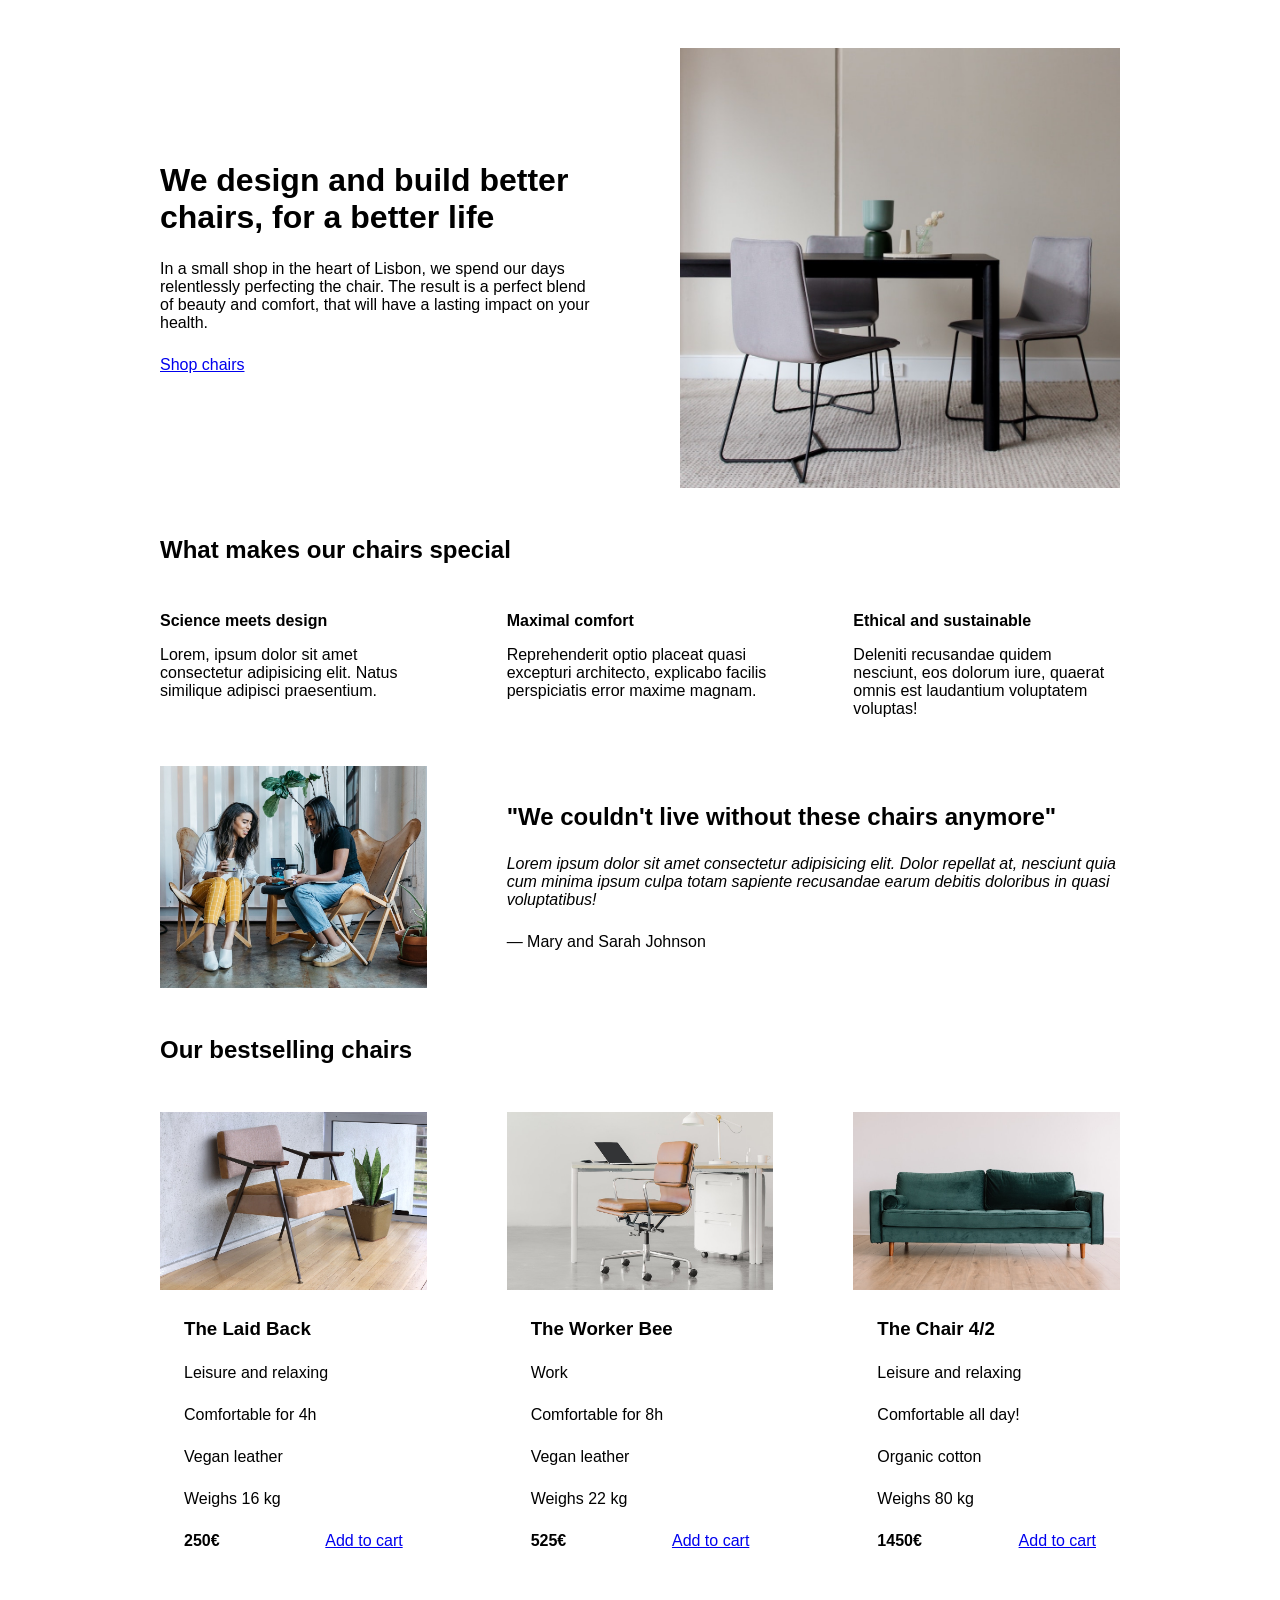
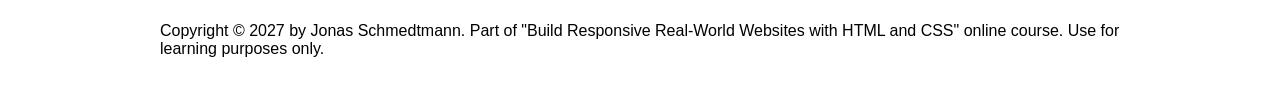
<file: Udemy/html-css-course-master/starter/05-Design/index.html>
<!DOCTYPE html>
<html lang="en">
  <head>
    <meta charset="UTF-8" />
    <meta http-equiv="X-UA-Compatible" content="IE=edge" />
    <meta name="viewport" content="width=device-width, initial-scale=1.0" />

    <link rel="stylesheet" href="style.css" />
    <title>Lisbon Chair Shop</title>
  </head>
  <body>
    <div class="container">
      <header>
        <div class="header-text-box">
          <h1>We design and build better chairs, for a better life</h1>
          <p class="header-text">
            In a small shop in the heart of Lisbon, we spend our days
            relentlessly perfecting the chair. The result is a perfect blend of
            beauty and comfort, that will have a lasting impact on your health.
          </p>
          <a class="btn btn--big" href="#">Shop chairs</a>
        </div>
        <img src="hero.jpg" alt="Photo" />
      </header>

      <section>
        <h2>What makes our chairs special</h2>
        <div class="grid-3-cols">
          <div>
            <p class="features-title"><strong>Science meets design</strong></p>
            <p class="features-text">
              Lorem, ipsum dolor sit amet consectetur adipisicing elit. Natus
              similique adipisci praesentium.
            </p>
          </div>

          <div>
            <p class="features-title">
              <strong>Maximal comfort</strong>
            </p>
            <p class="features-text">
              Reprehenderit optio placeat quasi excepturi architecto, explicabo
              facilis perspiciatis error maxime magnam.
            </p>
          </div>

          <div>
            <p class="features-title">
              <strong>Ethical and sustainable</strong>
            </p>
            <p class="features-text">
              Deleniti recusandae quidem nesciunt, eos dolorum iure, quaerat
              omnis est laudantium voluptatem voluptas!
            </p>
          </div>
        </div>
      </section>

      <section class="testimonial-section">
        <div class="grid-3-cols">
          <img src="customers.jpg" alt="People sitting on chairs" />
          <div class="testimonial-box">
            <h2>"We couldn't live without these chairs anymore"</h2>
            <blockquote class="testimonial-text">
              Lorem ipsum dolor sit amet consectetur adipisicing elit. Dolor
              repellat at, nesciunt quia cum minima ipsum culpa totam sapiente
              recusandae earum debitis doloribus in quasi voluptatibus!
            </blockquote>
            <p class="testimonial-author">&mdash; Mary and Sarah Johnson</p>
          </div>
        </div>
      </section>

      <section>
        <h2>Our bestselling chairs</h2>
        <div class="grid-3-cols">
          <figure class="chair">
            <img src="chair-1.jpg" alt="Chair" />
            <div class="chair-box">
              <h3>The Laid Back</h3>
              <ul class="chair-details">
                <li>
                  <!-- Span is a generic INLINE text element, it doesn't have any meaning. It's like a div element, but inline -->
                  <span>Leisure and relaxing</span>
                </li>
                <li>
                  <span>Comfortable for 4h</span>
                </li>
                <li>
                  <span>Vegan leather</span>
                </li>
                <li>
                  <span>Weighs 16 kg</span>
                </li>
              </ul>
              <div class="chair-price">
                <strong>250€</strong>
                <a href="#" class="btn btn--small">Add to cart</a>
              </div>
            </div>
          </figure>

          <figure class="chair">
            <img src="chair-2.jpg" alt="Chair" />
            <div class="chair-box">
              <h3>The Worker Bee</h3>
              <ul class="chair-details">
                <li>
                  <span>Work</span>
                </li>
                <li>
                  <span>Comfortable for 8h</span>
                </li>
                <li>
                  <span>Vegan leather</span>
                </li>
                <li>
                  <span>Weighs 22 kg</span>
                </li>
              </ul>
              <div class="chair-price">
                <strong>525€</strong>
                <a href="#" class="btn btn--small">Add to cart</a>
              </div>
            </div>
          </figure>

          <figure class="chair">
            <img src="chair-3.jpg" alt="Chair" />
            <div class="chair-box">
              <h3>The Chair 4/2</h3>
              <ul class="chair-details">
                <li>
                  <span>Leisure and relaxing</span>
                </li>
                <li>
                  <span>Comfortable all day!</span>
                </li>
                <li>
                  <span>Organic cotton</span>
                </li>
                <li>
                  <span>Weighs 80 kg</span>
                </li>
              </ul>
              <div class="chair-price">
                <strong>1450€</strong>
                <a href="#" class="btn btn--small">Add to cart</a>
              </div>
            </div>
          </figure>
        </div>
      </section>

      <footer>
        Copyright &copy; 2027 by Jonas Schmedtmann. Part of "Build Responsive
        Real-World Websites with HTML and CSS" online course. Use for learning
        purposes only.
      </footer>
    </div>
  </body>
</html>
</file>
<file: Meta Backend Developer/Intro to Backend Development/Misc/style.css>
h1 {
    color:purple;
}

#header1 {
    color:green;
}
</file>
<file: Udemy/html-css-course-master/final/03-CSS-Fundamentals/style.css>
* {
  /* border-top: 10px solid #1098ad; */
  margin: 0;
  padding: 0;
}

/* PAGE SECTIONS */
body {
  color: #444;
  font-family: sans-serif;

  border-top: 10px solid #1098ad;
  position: relative;
}

.container {
  width: 800px;
  /* margin-left: auto;
  margin-right: auto; */
  margin: 0 auto;
}

.main-header {
  background-color: #f7f7f7;
  /* padding: 20px;
  padding-left: 40px;
  padding-right: 40px; */
  padding: 20px 40px;
  margin-bottom: 60px;
  /* height: 80px; */
}

nav {
  font-size: 18px;
  /* text-align: center; */
}

article {
  margin-bottom: 60px;
}

.post-header {
  margin-bottom: 40px;
  /* position: relative; */
}

aside {
  background-color: #f7f7f7;
  border-top: 5px solid #1098ad;
  border-bottom: 5px solid #1098ad;
  /* padding-top: 50px;
  padding-bottom: 50px; */
  padding: 50px 0;
  width: 500px;
}

/* SMALLER ELEMENTS */
h1,
h2,
h3 {
  color: #1098ad;
}

h1 {
  font-size: 26px;
  text-transform: uppercase;
  font-style: italic;
}

h2 {
  font-size: 40px;
  margin-bottom: 30px;
}

h3 {
  font-size: 30px;
  margin-bottom: 20px;
  margin-top: 40px;
}

h4 {
  font-size: 20px;
  text-transform: uppercase;
  text-align: center;
}

p {
  font-size: 22px;
  line-height: 1.5;
  margin-bottom: 15px;
}

ul,
ol {
  margin-left: 50px;
  margin-bottom: 20px;
}

li {
  font-size: 20px;
  margin-bottom: 10px;
  /* display: inline; */
}

li:last-child {
  margin-bottom: 0;
}

/* footer p {
  font-size: 16px;
} */

/* article header p {
  font-style: italic;
} */

#author {
  font-style: italic;
  font-size: 18px;
}

#copyright {
  font-size: 16px;
}

.related-author {
  font-size: 18px;
  font-weight: bold;
}

/* ul {
  list-style: none;
} */

.related {
  list-style: none;
}

body {
  /* background-color: orangered; */
}

/* .first-li {
  font-weight: bold;
} */

li:first-child {
  font-weight: bold;
}

li:last-child {
  font-style: italic;
}

li:nth-child(even) {
  /* color: red; */
}

/* Misconception: this won't work! */
article p:first-child {
  color: red;
}

/* Styling links */
a:link {
  color: #1098ad;
  text-decoration: none;
}

a:visited {
  /* color: #777; */
  color: #1098ad;
}

a:hover {
  color: orangered;
  font-weight: bold;
  text-decoration: underline orangered;
}

a:active {
  background-color: black;
  font-style: italic;
}
/* LVHA */

.post-img {
  width: 100%;
  height: auto;
}

nav a:link {
  /* background-color: orangered;
  margin: 20px;
  padding: 20px;

  display: block; */

  margin-right: 30px;
  margin-top: 10px;
  display: inline-block;
}

nav a:link:last-child {
  margin-right: 0;
}

button {
  font-size: 22px;
  padding: 20px;
  cursor: pointer;

  position: absolute;
  /* top: 50px;
  left: 50px; */
  bottom: 50px;
  right: 50px;
}

h1::first-letter {
  font-style: normal;
  margin-right: 5px;
}

h3 + p::first-line {
  /* color: red; */
}

h2 {
  /* background-color: orange; */
  position: relative;
}

h2::before {
  content: "TOP";
  background-color: #ffe70e;
  color: #444;
  font-size: 16px;
  font-weight: bold;
  display: inline-block;
  padding: 5px 10px;
  position: absolute;
  top: -10px;
  right: -25px;
}

/* Resolving conflicts */
/* #copyright {
  color: red;
}

.copyright {
  color: blue;
}

.text {
  color: yellow;
}

footer p {
  color: green !important;
} */

/* nav a:link,
nav p {
  font-size: 18px;
} */
</file>
<file: Udemy/html-css-course-master/final/04-CSS-Layouts/style.css>
* {
  /* border-top: 10px solid #1098ad; */
  margin: 0;
  padding: 0;
  box-sizing: border-box;
}

/* PAGE SECTIONS */
body {
  color: #444;
  font-family: sans-serif;

  border-top: 10px solid #1098ad;
  position: relative;
}

.container {
  width: 1200px;
  /* margin-left: auto;
  margin-right: auto; */
  margin: 0 auto;
}

.main-header {
  background-color: #f7f7f7;
  /* padding: 20px;
  padding-left: 40px;
  padding-right: 40px; */
  padding: 20px 40px;
  /* margin-bottom: 60px; */
  /* height: 80px; */
}

nav {
  font-size: 18px;
  /* text-align: center; */
}

article {
  /* margin-bottom: 60px; */
}

.post-header {
  margin-bottom: 40px;
  /* position: relative; */
}

aside {
  background-color: #f7f7f7;
  border-top: 5px solid #1098ad;
  border-bottom: 5px solid #1098ad;
  padding: 50px 40px;
}

/* SMALLER ELEMENTS */
h1,
h2,
h3 {
  color: #1098ad;
}

h1 {
  font-size: 26px;
  text-transform: uppercase;
  font-style: italic;
}

h2 {
  font-size: 40px;
  margin-bottom: 30px;
}

h3 {
  font-size: 30px;
  margin-bottom: 20px;
  margin-top: 40px;
}

h4 {
  font-size: 20px;
  text-transform: uppercase;
  text-align: center;
  margin-bottom: 30px;
}

p {
  font-size: 22px;
  line-height: 1.5;
  margin-bottom: 15px;
}

ul,
ol {
  margin-left: 50px;
  margin-bottom: 20px;
}

li {
  font-size: 20px;
  margin-bottom: 10px;
  /* display: inline; */
}

li:last-child {
  margin-bottom: 0;
}

/* footer p {
  font-size: 16px;
} */

/* article header p {
  font-style: italic;
} */

#author {
  font-style: italic;
  font-size: 18px;
}

#copyright {
  font-size: 16px;
}

.related-author {
  font-size: 18px;
  font-weight: bold;
}

/* ul {
  list-style: none;
} */

.related {
  list-style: none;
  margin-left: 0;
}

body {
  /* background-color: orangered; */
}

/* .first-li {
  font-weight: bold;
} */

li:first-child {
  font-weight: bold;
}

li:last-child {
  font-style: italic;
}

li:nth-child(even) {
  /* color: red; */
}

/* Misconception: this won't work! */
article p:first-child {
  color: red;
}

/* Styling links */
a:link {
  color: #1098ad;
  text-decoration: none;
}

a:visited {
  /* color: #777; */
  color: #1098ad;
}

a:hover {
  color: orangered;
  font-weight: bold;
  text-decoration: underline orangered;
}

a:active {
  background-color: black;
  font-style: italic;
}
/* LVHA */

.post-img {
  width: 100%;
  height: auto;
}

nav a:link {
  /* background-color: orangered;
  margin: 20px;
  padding: 20px;

  display: block; */

  margin-right: 30px;
  display: inline-block;
}

nav a:link:last-child {
  margin-right: 0;
}

button {
  font-size: 22px;
  padding: 20px;
  cursor: pointer;

  position: absolute;
  /* top: 50px;
  left: 50px; */
  bottom: 50px;
  right: 50px;
}

h1::first-letter {
  font-style: normal;
  margin-right: 5px;
}

h3 + p::first-line {
  /* color: red; */
}

h2 {
  /* background-color: orange; */
  position: relative;
}

h2::before {
  content: "TOP";
  background-color: #ffe70e;
  color: #444;
  font-size: 16px;
  font-weight: bold;
  display: inline-block;
  padding: 5px 10px;
  position: absolute;
  top: -10px;
  right: -25px;
}

/* Resolving conflicts */
/* #copyright {
  color: red;
}

.copyright {
  color: blue;
}

.text {
  color: yellow;
}

footer p {
  color: green !important;
} */

/* nav a:link,
nav p {
  font-size: 18px;
} */

/* FLOATS */
/*
.author-img {
  float: left;
  margin-bottom: 20px;
}

.author {
  float: left;
  margin-top: 10px;
  margin-left: 20px;
}

h1 {
  float: left;
}

nav {
  float: right;
}

.clear {
  clear: both;
}

.clearfix::after {
  clear: both;
  content: "";
  display: block;
}

article {
  width: 825px;
  float: left;
}

aside {
  width: 300px;
  float: right;
}

footer {
  clear: both;
}
*/

/* FLEXBOX */
.main-header {
  display: flex;
  align-items: center;
  justify-content: space-between;
}

.author-box {
  display: flex;
  align-items: center;
  margin-bottom: 15px;
}

.author {
  margin-bottom: 0;
  margin-left: 15px;
}

.related-post {
  display: flex;
  align-items: center;
  gap: 20px;
  margin-bottom: 30px;
}

.related-link:link {
  font-size: 17px;
  font-weight: bold;
  font-style: normal;
  margin-bottom: 5px;
  display: block;
}

.related-author {
  margin-bottom: 0;
  font-size: 14px;
  font-weight: normal;
  font-style: italic;
}

/* FLEXBOX LAYOUT */
/* .row {
  display: flex;
  align-items: flex-start;
  gap: 75px;
  margin-bottom: 60px;
}

article {
  flex: 1;
  margin-bottom: 0;
}

aside {
  
  DEFAULTS:
  flex-grow: 0;
  flex-shrink: 1;
  flex-basis: auto;

  flex: 0 0 300px;
} */

/* CSS GRID LAYOUT */
.container {
  display: grid;
  grid-template-columns: 1fr 300px;
  column-gap: 75px;
  row-gap: 60px;
  align-items: start;
}

.main-header {
  /* grid-column: 1 / span 2; */
  grid-column: 1 / -1;
}

article {
}

aside {
}

footer {
  grid-column: 1 / -1;
}
</file>
<file: Udemy/html-css-course-master/final/05-Design/style.css>
/*
SPACING SYSTEM (px)
2 / 4 / 8 / 12 / 16 / 24 / 32 / 48 / 64 / 80 / 96 / 128

FONT SIZE SYSTEM (px)
10 / 12 / 14 / 16 / 18 / 20 / 24 / 30 / 36 / 44 / 52 / 62 / 74 / 86 / 98
*/

/* 
MAIN COLOR: #087f5b
GREY COLOR: #343a40
*/

* {
  margin: 0;
  padding: 0;
  box-sizing: border-box;
}

/* ------------------------ */
/* GENERAL STYLES */
/* ------------------------ */
body {
  font-family: "Inter", sans-serif;
  color: #343a40;
  border-bottom: 8px solid #087f5b;
}

.container {
  width: 960px;
  margin: 0 auto;
}

header,
section {
  margin-bottom: 96px;
}

h2 {
  margin-bottom: 48px;
  font-size: 36px;
  letter-spacing: -0.5px;
  /* 24 / 30 / 36 */
}

.grid-3-cols {
  display: grid;
  grid-template-columns: repeat(3, 1fr);
  column-gap: 80px;
}

.btn:link,
.btn:visited {
  background-color: #087f5b;
  color: #fff;
  text-decoration: none;
  text-transform: uppercase;
  font-weight: 500;

  display: inline-block;
  border-radius: 100px;
}

.btn:hover,
.btn:active {
  background-color: #099268;
}

.btn--big {
  font-size: 18px;
  padding: 16px 32px;
}

.btn--small {
  font-size: 14px;
  padding: 8px 12px;
}

img {
  border-radius: 12px;
}

/* ------------------------ */
/* COMPONENT STYLES */
/* ------------------------ */

/* HEADER */
header {
  display: grid;
  grid-template-columns: repeat(2, 1fr);
  column-gap: 80px;
  margin-top: 64px;
}

.header-text-box {
  align-self: center;
}

h1 {
  margin-bottom: 32px;
  font-size: 44px;
  line-height: 1.1;
  letter-spacing: -1px;
  /* 44 / 52 / 62 */

  /* text-shadow: 0 5px 5px rgba(0, 0, 0, 0.2); */
}

.header-text {
  margin-bottom: 24px;
  font-size: 18px;
  line-height: 1.7;
}

img {
  width: 100%;
}

/* FEATURES */
.features-icon {
  stroke: #087f5b;
  width: 32px;
  heigh: 32px;
  margin-bottom: 24px;
}

.features-title {
  margin-bottom: 16px;
  font-size: 20px;
}

.features-text {
  font-size: 18px;
  line-height: 1.7;
}

/* TESTIMONIAL */
.testimonial-section {
  background-color: #087f5b;
  color: #fff;
  padding: 24px;
  border-radius: 12px;
}

.testimonial-box {
  grid-column: 2 / -1;
  align-self: center;
}

.testimonial-box h2 {
  margin-bottom: 24px;
  /* 20 / 24 / 30 */
  font-size: 24px;
}

.testimonial-text {
  font-style: italic;
  margin-bottom: 24px;
  font-size: 18px;
  line-height: 1.7;
  color: ##e6fcf5;
}

.testimonial-author {
  color: #c3fae8;
}

/* CHAIRS */
.chair {
  box-shadow: 0 20px 30px 0 rgba(0, 0, 0, 0.07);
  border-radius: 12px;
}

.chair img {
  border-bottom-left-radius: 0;
  border-bottom-right-radius: 0;
}

.chair-box {
  padding: 32px;
}

h3 {
  margin-bottom: 24px;
  font-size: 20px;
}

.chair-details {
  list-style: none;
  margin-bottom: 48px;
}

.chair-details li {
  display: flex;
  align-items: center;
  gap: 12px;
  margin-bottom: 16px;
}

.chair-details li:last-child {
  margin-bottom: 0;
}

.chair-icon {
  stroke: #087f5b;
  width: 24px;
  height: 24px;
}

.chair-price {
  display: flex;
  justify-content: space-between;
  align-items: center;
  font-size: 20px;
}

footer {
  margin-bottom: 48px;
  font-size: 14px;
  color: #495057;
}
</file>
<file: Udemy/html-css-course-master/starter/03-CSS-Fundamentals/style.css>
* {
    margin: 0;
    padding: 0;
}

/* Page Sections */
body {
    color: #444;
    font-family: sans-serif;

    border-top: 10px dotted #1098ad;
    position: relative;
}

.container {
    width:800px;
    /* margin-left:auto;
    margin-right: auto; */
    margin: 0 auto;
}

.main-header {
    background-color: #f7f7f7; 
    padding: 20px 40px;
    margin-bottom: 60px;
    height: 80px;
}

nav {
    font-size: 18px;
}

article {
    margin-bottom: 40px;
}

.post-header{
    margin-bottom: 40px;
}




aside {
    
    
    background-color: #f7f7f7;
    border-top: 5px solid #1098ad;
    border-bottom: 5px solid #1098ad;
    /* padding-top: 50px;
    padding-bottom: 50px; */
    padding: 50px 0;
    width:500px;

}

/* Smaller Elements */

h1, h2, h3 {
    color: #1098ad;
}

h1 {
    font-size: 26px;
    text-transform: uppercase;
    font-style: italic;
}

h2 {
    font-size: 40px;
    margin-bottom: 30px;
}

h3 {
    font-size: 30px;
    margin-bottom: 20px;
    margin-top: 40px;
}

h4 {
    font-size: 20px;
    text-transform: uppercase;
    text-align: center;
}

p {
    font-size: 22px;
    line-height: 1.5;
    margin-bottom: 15px;
}

ul, ol {
    margin-left:50px;
    margin-bottom:20px;
}


li {
    font-size: 20px;
    margin-bottom: 10px;
}

li:last-child {
    font-size: 20px;
    margin-bottom: 0;
}



/* footer p {
    font-size: 16px;
} */

/* article header p {
    font-style: italic;
} */

#author {
    font-style: italic;
    font-size: 18px;
}

#copyright {
    font-size:16px;
}

.related-author {
    font-size:18px;
    font-weight: bold;
}

.related {
    list-style: none;
}



/* .first-li {
    font-weight:bold;
} */

li:first-child {
    font-weight: bold;
}

li:last-child {
    font-style:italic;
}

li:nth-child(even) {
    /* color: red; */
}

/* Misconception: this won't work! */
article p:first-child{
    color: red;
}

/* Styling links or hyperlinks */
a:link{
    color: #1098ad;
    text-decoration:none;
}

a:visited {
    color: #1098ad;
}

a:hover {
    color:orangered;
    font-weight: bold;
    text-decoration:underline orange;
}

a:active {
    background-color: black;
    font-style: italic;
}

/* LVHA */

.post-img {
    width: 50%;
    height:auto;
}

nav a:link {
    margin-right: 30px;
    margin-top: 10px;
    display: inline-block;
}

/* Since there is no space on the right of the last element, it is therefore not needed */
nav a:link:last-child {
    margin-right: 0px;
}

button {
    font-size: 22px;
    padding:20px;
    cursor:pointer;

    position: absolute;
    bottom: 50px;
    right:50px;
}
</file>
<file: Udemy/html-css-course-master/starter/04-CSS-Layouts/style.css>
* {
  /* border-top: 10px solid #1098ad; */
  margin: 0;
  padding: 0;
}

/* PAGE SECTIONS */
body {
  color: #444;
  font-family: sans-serif;

  border-top: 10px solid #1098ad;
  position: relative;
}

.container {
  width: 800px;
  /* margin-left: auto;
  margin-right: auto; */
  margin: 0 auto;
}

.main-header {
  background-color: #f7f7f7;
  /* padding: 20px;
  padding-left: 40px;
  padding-right: 40px; */
  padding: 20px 40px;
  margin-bottom: 60px;
  /* height: 80px; */
}

nav {
  font-size: 18px;
  /* text-align: center; */
}

article {
  margin-bottom: 60px;
}

.post-header {
  margin-bottom: 40px;
  /* position: relative; */
}

aside {
  background-color: #f7f7f7;
  border-top: 5px solid #1098ad;
  border-bottom: 5px solid #1098ad;
  /* padding-top: 50px;
  padding-bottom: 50px; */
  padding: 50px 0;
  width: 500px;
}

/* SMALLER ELEMENTS */
h1,
h2,
h3 {
  color: #1098ad;
}

h1 {
  font-size: 26px;
  text-transform: uppercase;
  font-style: italic;
}

h2 {
  font-size: 40px;
  margin-bottom: 30px;
}

h3 {
  font-size: 30px;
  margin-bottom: 20px;
  margin-top: 40px;
}

h4 {
  font-size: 20px;
  text-transform: uppercase;
  text-align: center;
}

p {
  font-size: 22px;
  line-height: 1.5;
  margin-bottom: 15px;
}

ul,
ol {
  margin-left: 50px;
  margin-bottom: 20px;
}

li {
  font-size: 20px;
  margin-bottom: 10px;
  /* display: inline; */
}

li:last-child {
  margin-bottom: 0;
}

/* footer p {
  font-size: 16px;
} */

/* article header p {
  font-style: italic;
} */

#author {
  font-style: italic;
  font-size: 18px;
}

#copyright {
  font-size: 16px;
}

.related-author {
  font-size: 18px;
  font-weight: bold;
}

/* ul {
  list-style: none;
} */

.related {
  list-style: none;
}

body {
  /* background-color: orangered; */
}

/* .first-li {
  font-weight: bold;
} */

li:first-child {
  font-weight: bold;
}

li:last-child {
  font-style: italic;
}

li:nth-child(even) {
  /* color: red; */
}

/* Misconception: this won't work! */
article p:first-child {
  color: red;
}

/* Styling links */
a:link {
  color: #1098ad;
  text-decoration: none;
}

a:visited {
  /* color: #777; */
  color: #1098ad;
}

a:hover {
  color: orangered;
  font-weight: bold;
  text-decoration: underline orangered;
}

a:active {
  background-color: black;
  font-style: italic;
}
/* LVHA */

.post-img {
  width: 100%;
  height: auto;
}

nav a:link {
  /* background-color: orangered;
  margin: 20px;
  padding: 20px;

  display: block; */

  margin-right: 30px;
  margin-top: 10px;
  display: inline-block;
}

nav a:link:last-child {
  margin-right: 0;
}

button {
  font-size: 22px;
  padding: 20px;
  cursor: pointer;

  position: absolute;
  /* top: 50px;
  left: 50px; */
  bottom: 50px;
  right: 50px;
}

h1::first-letter {
  font-style: normal;
  margin-right: 5px;
}

h3 + p::first-line {
  /* color: red; */
}

h2 {
  /* background-color: orange; */
  position: relative;
}

h2::before {
  content: "TOP";
  background-color: #ffe70e;
  color: #444;
  font-size: 16px;
  font-weight: bold;
  display: inline-block;
  padding: 5px 10px;
  position: absolute;
  top: -10px;
  right: -25px;
}

/* Resolving conflicts */
/* #copyright {
  color: red;
}

.copyright {
  color: blue;
}

.text {
  color: yellow;
}

footer p {
  color: green !important;
} */

/* nav a:link,
nav p {
  font-size: 18px;
} */
</file>
<file: Udemy/html-css-course-master/starter/05-Design/style.css>
/*
SPACING SYSTEM (px)
2 / 4 / 8 / 12 / 16 / 24 / 32 / 48 / 64 / 80 / 96 / 128

FONT SIZE SYSTEM (px)
10 / 12 / 14 / 16 / 18 / 20 / 24 / 30 / 36 / 44 / 52 / 62 / 74 / 86 / 98
*/

* {
  margin: 0;
  padding: 0;
  box-sizing: border-box;
}

/* ------------------------ */
/* GENERAL STYLES */
/* ------------------------ */
body {
  font-family: sans-serif;
}

.container {
  width: 960px;
  margin: 0 auto;
}

header,
section {
  margin-bottom: 48px;
}

h2 {
  margin-bottom: 48px;
}

.grid-3-cols {
  display: grid;
  grid-template-columns: repeat(3, 1fr);
  column-gap: 80px;
}

/* ------------------------ */
/* COMPONENT STYLES */
/* ------------------------ */

/* HEADER */
header {
  display: grid;
  grid-template-columns: repeat(2, 1fr);
  column-gap: 80px;
  margin-top: 48px;
}

.header-text-box {
  align-self: center;
}

h1 {
  margin-bottom: 24px;
}

.header-text {
  margin-bottom: 24px;
}

img {
  width: 100%;
}

/* FEATURES */
.features-icon {
}

.features-title {
  margin-bottom: 16px;
}

.features-text {
}

/* TESTIMONIAL */
.testimonial-section {
}

.testimonial-box {
  grid-column: 2 / -1;
  align-self: center;
}

.testimonial-box h2 {
  margin-bottom: 24px;
}

.testimonial-text {
  font-style: italic;
  margin-bottom: 24px;
}

/* CHAIRS */
.chair-box {
  padding: 24px;
}

h3 {
  margin-bottom: 24px;
}

.chair-details {
  list-style: none;
  margin-bottom: 24px;
}

.chair-details li {
  display: flex;
  align-items: center;
  gap: 12px;
  margin-bottom: 24px;
}

.chair-details li:last-child {
  margin-bottom: 0;
}

.chair-icon {
}

.chair-price {
  display: flex;
  justify-content: space-between;
}

footer {
  margin-bottom: 48px;
}
</file>
